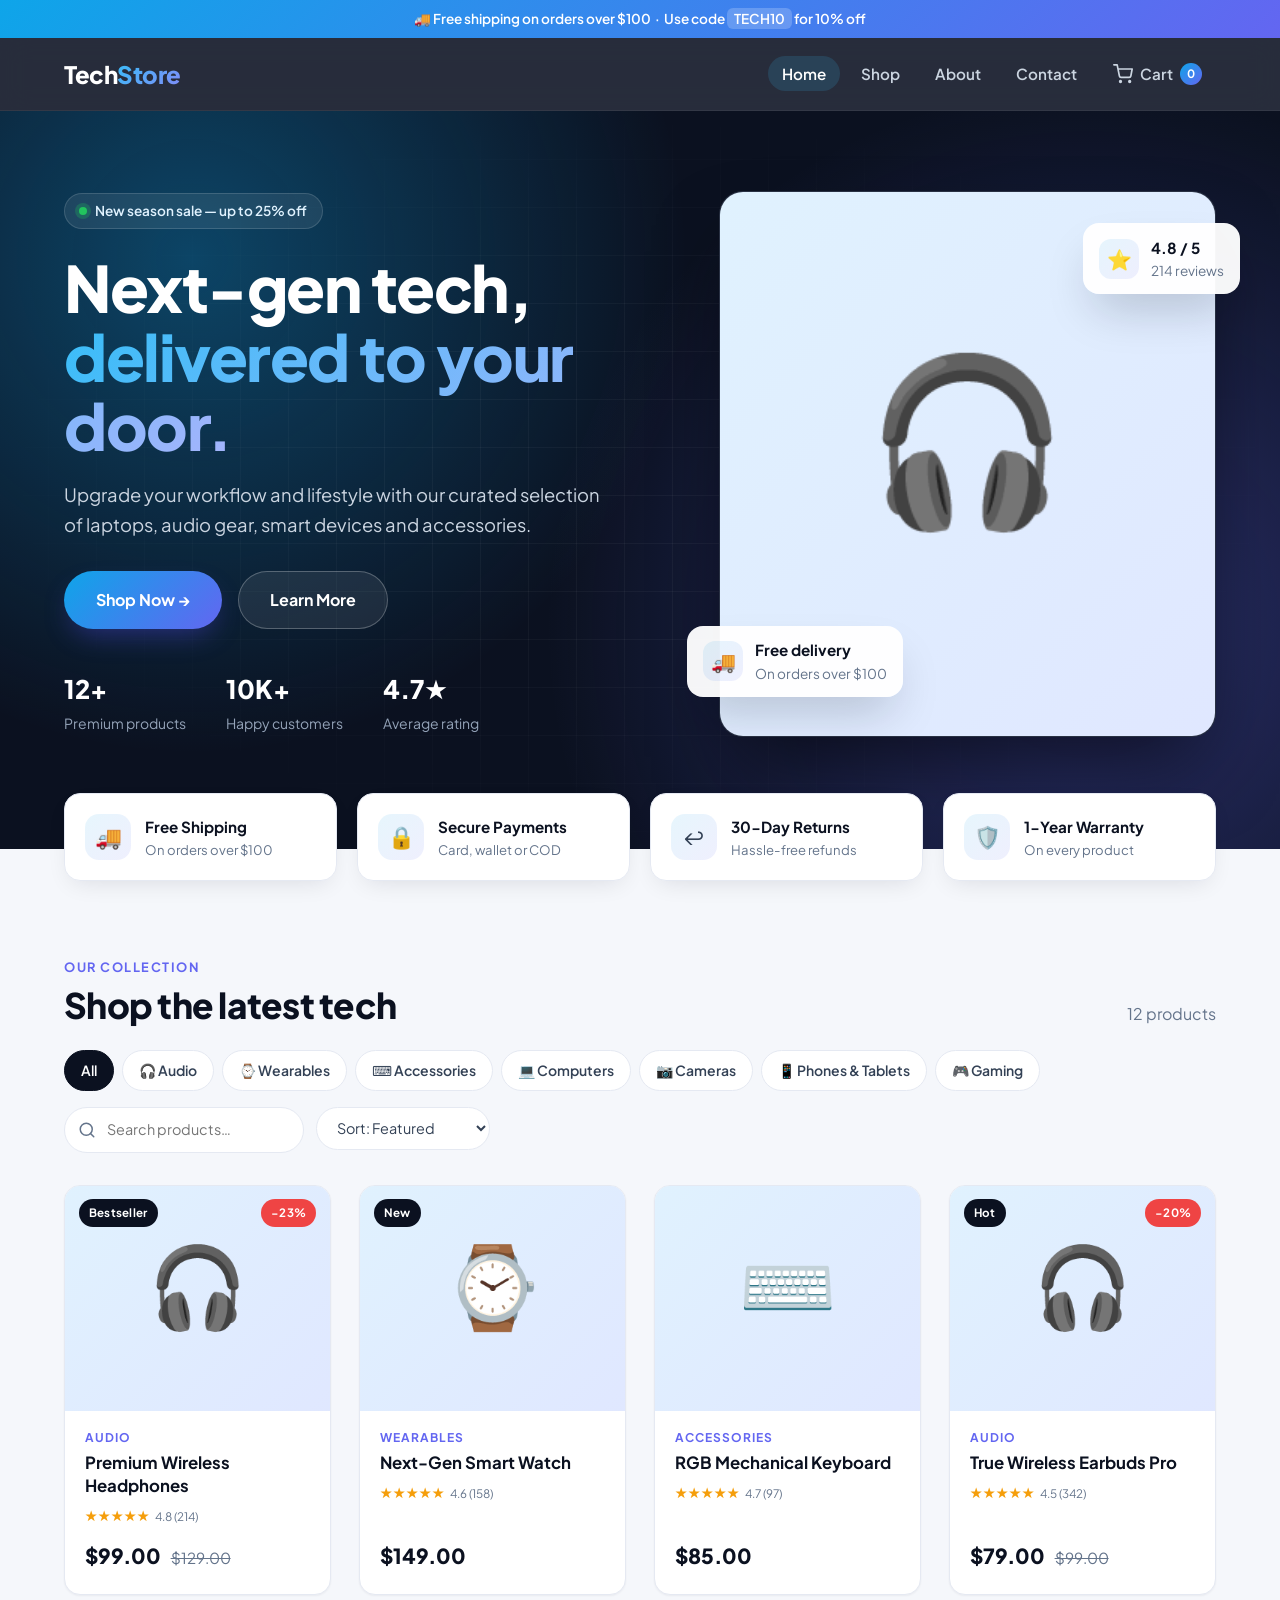
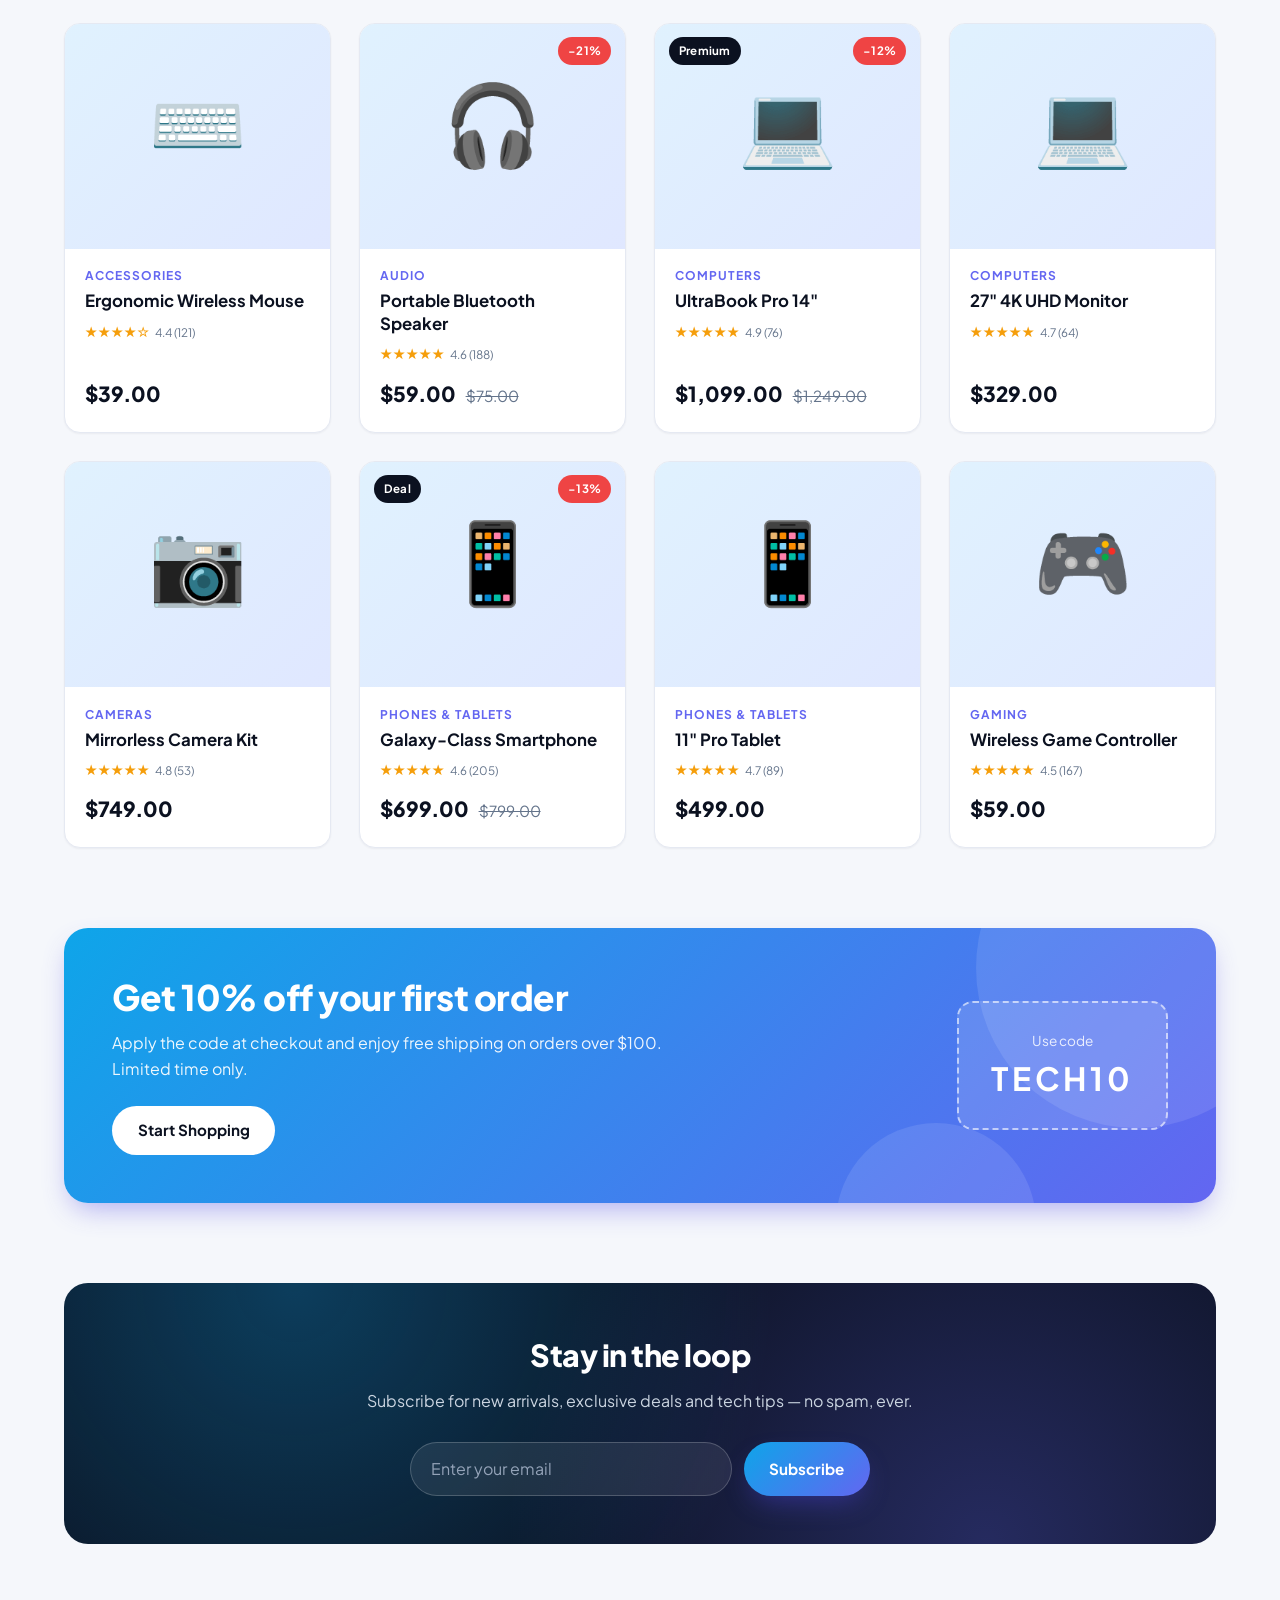
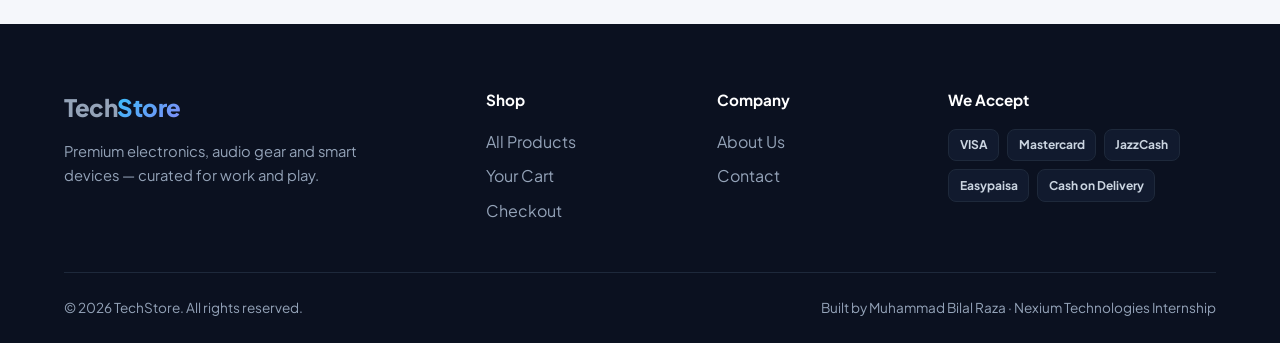
<file: index.html>
<!DOCTYPE html>
<html lang="en">
<head>
  <meta charset="UTF-8">
  <meta name="viewport" content="width=device-width, initial-scale=1.0">
  <meta name="description" content="Shop premium headphones, laptops, smartphones, cameras and more at TechStore. Free shipping over $100.">
  <meta name="theme-color" content="#0b1120">
  <title>TechStore | Premium Electronics & Gadgets</title>
  <link rel="icon" href="favicon.svg" type="image/svg+xml">
  <link rel="preconnect" href="https://fonts.googleapis.com">
  <link rel="preconnect" href="https://fonts.gstatic.com" crossorigin>
  <link rel="stylesheet" href="style.css">
</head>
<body>
  <a href="#main" class="skip-link">Skip to content</a>

  <div class="announcement">🚚 Free shipping on orders over $100 &nbsp;·&nbsp; Use code <code>TECH10</code> for 10% off</div>

  <header class="site-header">
    <nav class="navbar container" aria-label="Main navigation">
      <a href="index.html" class="logo">Tech<span>Store</span></a>
      <button class="nav-toggle" aria-label="Toggle menu" aria-expanded="false" aria-controls="nav-links">
        <svg viewBox="0 0 24 24" fill="none" stroke="currentColor" stroke-width="2" stroke-linecap="round" aria-hidden="true"><path d="M3 6h18M3 12h18M3 18h18"/></svg>
      </button>
      <ul class="nav-links" id="nav-links">
        <li><a href="index.html" class="active" aria-current="page">Home</a></li>
        <li><a href="index.html#shop">Shop</a></li>
        <li><a href="about.html">About</a></li>
        <li><a href="contact.html">Contact</a></li>
        <li><a href="cart.html" class="cart-link"><svg viewBox="0 0 24 24" fill="none" stroke="currentColor" stroke-width="2" stroke-linecap="round" stroke-linejoin="round" aria-hidden="true"><circle cx="9" cy="21" r="1"/><circle cx="20" cy="21" r="1"/><path d="M1 1h4l2.68 13.39a2 2 0 0 0 2 1.61h9.72a2 2 0 0 0 2-1.61L23 6H6"/></svg> Cart <span class="cart-badge" data-cart-count aria-label="items in cart">0</span></a></li>
      </ul>
    </nav>
  </header>

  <main id="main">
    <section class="hero">
      <div class="container hero-grid">
        <div class="fade-in">
          <span class="eyebrow"><span class="dot"></span> New season sale — up to 25% off</span>
          <h1>Next-gen tech, <span class="gradient-text">delivered to your door.</span></h1>
          <p>Upgrade your workflow and lifestyle with our curated selection of laptops, audio gear, smart devices and accessories.</p>
          <div class="hero-actions">
            <a href="#shop" class="btn btn-lg">Shop Now →</a>
            <a href="about.html" class="btn btn-lg btn-light">Learn More</a>
          </div>
          <div class="hero-trust">
            <div><strong>12+</strong><span>Premium products</span></div>
            <div><strong>10K+</strong><span>Happy customers</span></div>
            <div><strong>4.7★</strong><span>Average rating</span></div>
          </div>
        </div>
        <div class="hero-visual fade-in-delay">
          <div class="hero-card">
            <img src="https://images.unsplash.com/photo-1505740420928-5e560c06d30e?auto=format&fit=crop&w=900&q=80" alt="Premium wireless headphones" data-fallback="🎧" width="900" height="990">
          </div>
          <div class="floating-badge one"><span class="icon" aria-hidden="true">🚚</span><div><strong>Free delivery</strong><span>On orders over $100</span></div></div>
          <div class="floating-badge two"><span class="icon" aria-hidden="true">⭐</span><div><strong>4.8 / 5</strong><span>214 reviews</span></div></div>
        </div>
      </div>
    </section>

    <div class="container">
      <section class="features fade-in" aria-label="Why shop with us">
        <div class="feature"><span class="feature-icon" aria-hidden="true">🚚</span><div><h3>Free Shipping</h3><p>On orders over $100</p></div></div>
        <div class="feature"><span class="feature-icon" aria-hidden="true">🔒</span><div><h3>Secure Payments</h3><p>Card, wallet or COD</p></div></div>
        <div class="feature"><span class="feature-icon" aria-hidden="true">↩️</span><div><h3>30-Day Returns</h3><p>Hassle-free refunds</p></div></div>
        <div class="feature"><span class="feature-icon" aria-hidden="true">🛡️</span><div><h3>1-Year Warranty</h3><p>On every product</p></div></div>
      </section>

      <section id="shop" class="section">
        <div class="section-header">
          <div>
            <span class="section-label">Our Collection</span>
            <h2 class="section-title">Shop the latest tech</h2>
          </div>
          <span id="result-count" class="section-subtitle" aria-live="polite"></span>
        </div>

        <div class="toolbar">
          <div class="chips" id="category-chips" role="group" aria-label="Filter by category"></div>
          <div class="toolbar-right">
            <label class="search">
              <span class="visually-hidden">Search products</span>
              <svg viewBox="0 0 24 24" fill="none" stroke="currentColor" stroke-width="2" stroke-linecap="round" aria-hidden="true"><circle cx="11" cy="11" r="8"/><path d="m21 21-4.35-4.35"/></svg>
              <input type="search" id="search-input" placeholder="Search products…" autocomplete="off">
            </label>
            <label>
              <span class="visually-hidden">Sort products</span>
              <select id="sort-select" class="select">
                <option value="featured">Sort: Featured</option>
                <option value="price-asc">Price: Low to High</option>
                <option value="price-desc">Price: High to Low</option>
                <option value="rating">Top Rated</option>
                <option value="discount">Biggest Discount</option>
              </select>
            </label>
          </div>
        </div>

        <div class="product-grid" id="product-grid">
          <!-- Products are rendered from the catalogue in script.js -->
        </div>
        <noscript><p>Please enable JavaScript to browse products.</p></noscript>
      </section>

      <section class="section" aria-label="Promotion">
        <div class="promo">
          <div>
            <h2>Get 10% off your first order</h2>
            <p>Apply the code at checkout and enjoy free shipping on orders over $100. Limited time only.</p>
            <a href="#shop" class="btn">Start Shopping</a>
          </div>
          <div class="promo-code">
            <span>Use code</span>
            <strong>TECH10</strong>
          </div>
        </div>
      </section>

      <section class="section" aria-label="Newsletter">
        <div class="newsletter">
          <h2>Stay in the loop</h2>
          <p>Subscribe for new arrivals, exclusive deals and tech tips — no spam, ever.</p>
          <form class="newsletter-form" data-newsletter novalidate>
            <label for="newsletter-email" class="visually-hidden">Email address</label>
            <input type="email" id="newsletter-email" placeholder="Enter your email" autocomplete="email">
            <button type="submit" class="btn">Subscribe</button>
          </form>
        </div>
      </section>
    </div>
  </main>

  <footer class="site-footer">
    <div class="container">
      <div class="footer-grid">
        <div class="footer-about">
          <a href="index.html" class="logo">Tech<span>Store</span></a>
          <p>Premium electronics, audio gear and smart devices — curated for work and play.</p>
        </div>
        <div>
          <h3>Shop</h3>
          <ul>
            <li><a href="index.html#shop">All Products</a></li>
            <li><a href="cart.html">Your Cart</a></li>
            <li><a href="checkout.html">Checkout</a></li>
          </ul>
        </div>
        <div>
          <h3>Company</h3>
          <ul>
            <li><a href="about.html">About Us</a></li>
            <li><a href="contact.html">Contact</a></li>
          </ul>
        </div>
        <div>
          <h3>We Accept</h3>
          <div class="pay-badges">
            <span>VISA</span><span>Mastercard</span><span>JazzCash</span><span>Easypaisa</span><span>Cash on Delivery</span>
          </div>
        </div>
      </div>
      <div class="footer-bottom">
        <p>&copy; <span data-year>2026</span> TechStore. All rights reserved.</p>
        <p>Built by Muhammad Bilal Raza · Nexium Technologies Internship</p>
      </div>
    </div>
  </footer>

  <script src="script.js" defer></script>
</body>
</html>
</file>
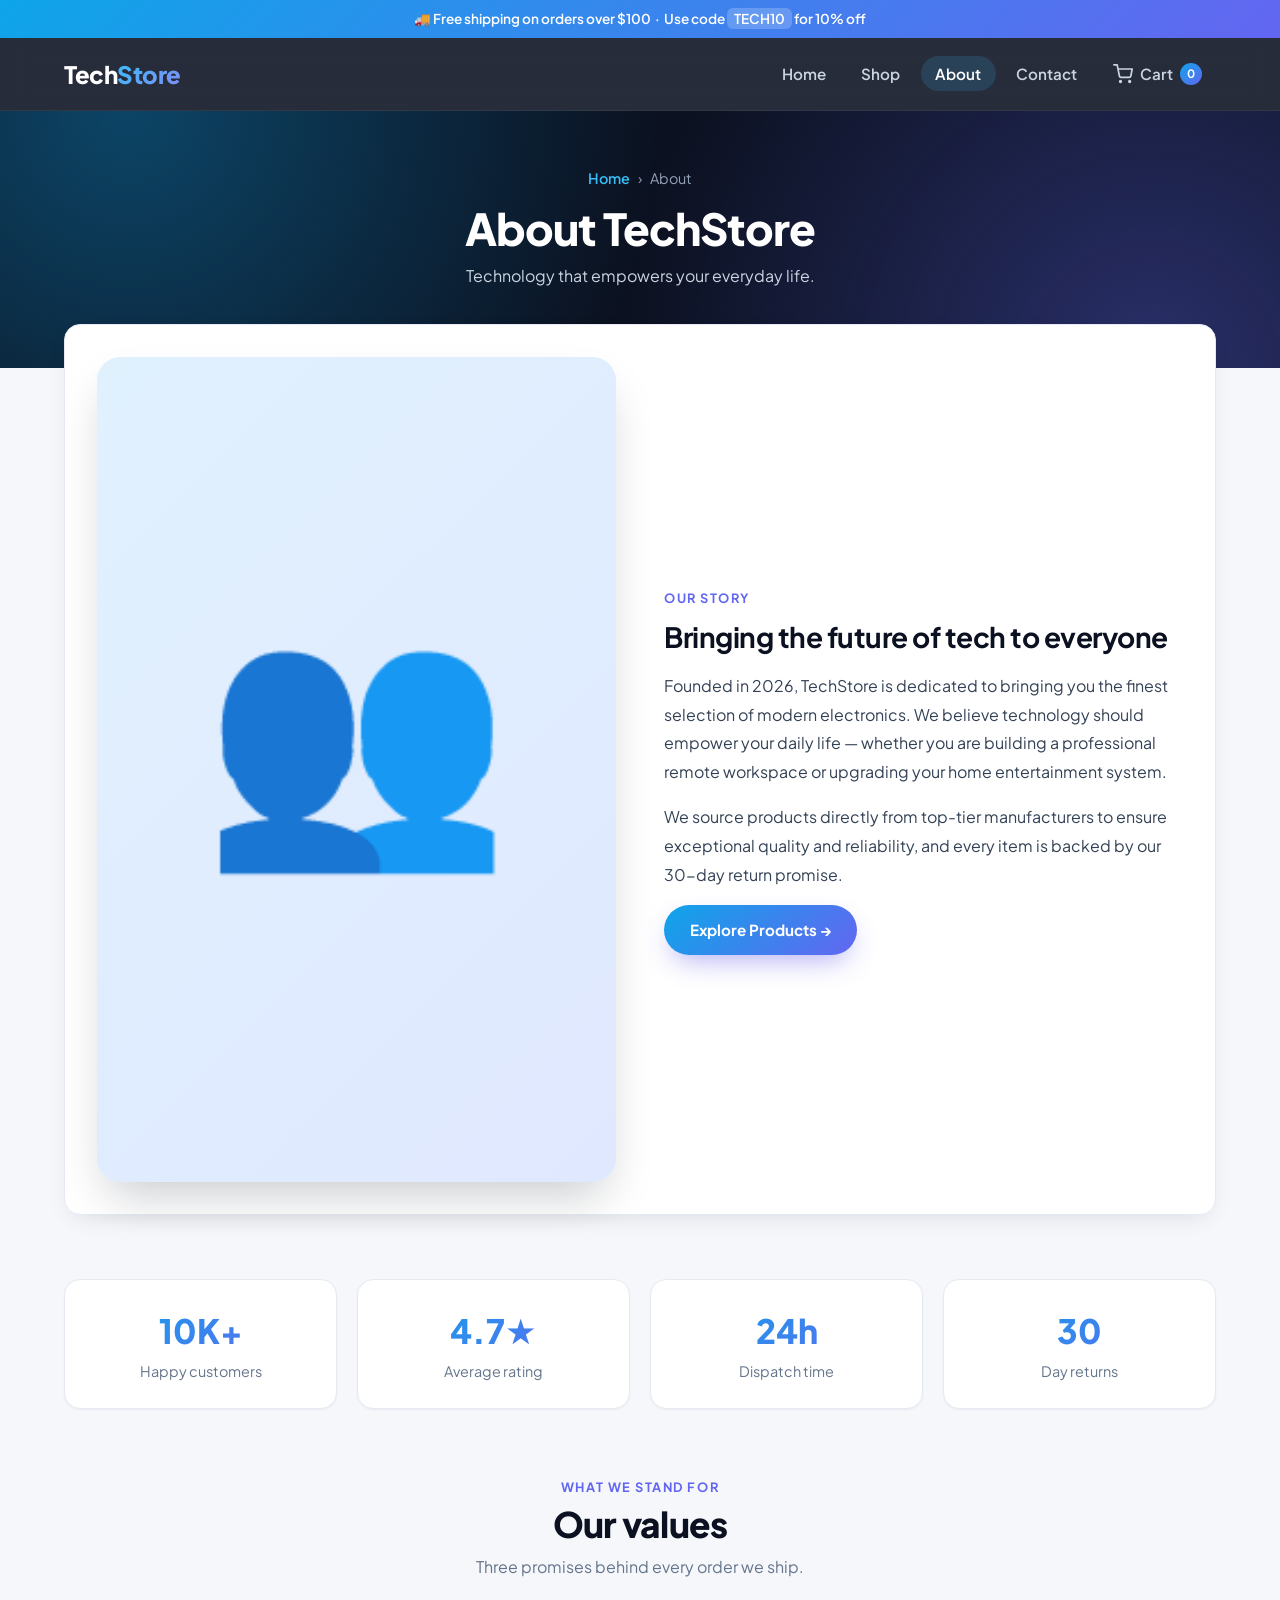
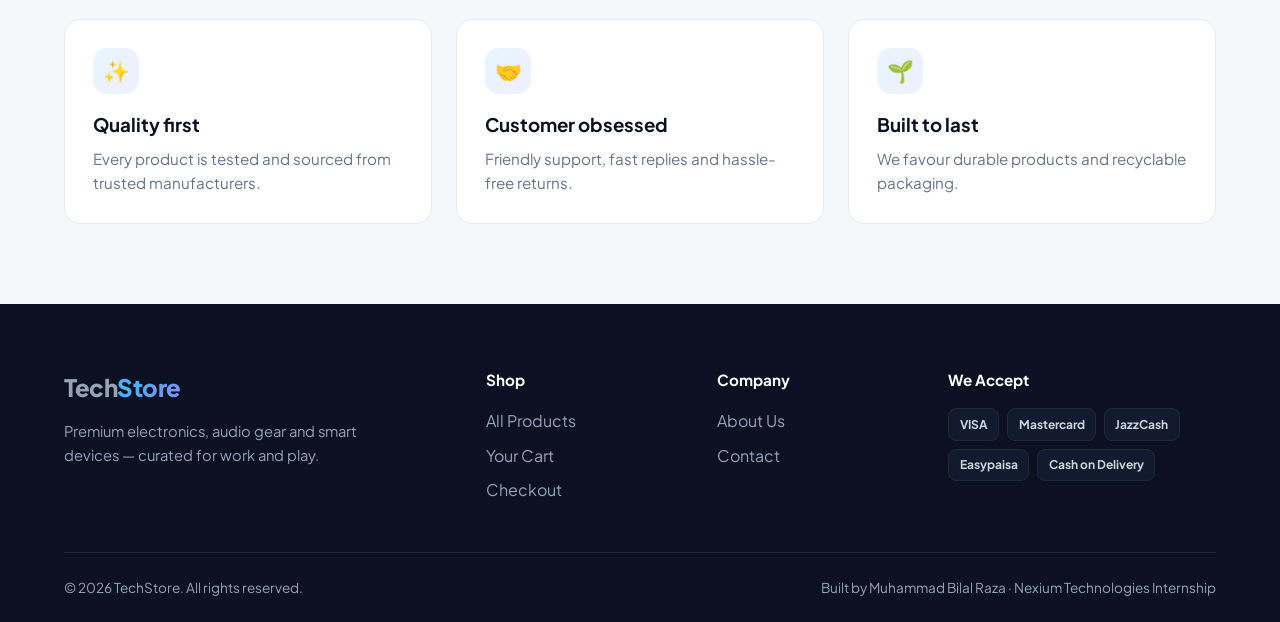
<file: about.html>
<!DOCTYPE html>
<html lang="en">
<head>
  <meta charset="UTF-8">
  <meta name="viewport" content="width=device-width, initial-scale=1.0">
  <meta name="description" content="Learn about TechStore's mission to bring you the finest modern electronics.">
  <meta name="theme-color" content="#0b1120">
  <title>About Us | TechStore</title>
  <link rel="icon" href="favicon.svg" type="image/svg+xml">
  <link rel="preconnect" href="https://fonts.googleapis.com">
  <link rel="preconnect" href="https://fonts.gstatic.com" crossorigin>
  <link rel="stylesheet" href="style.css">
</head>
<body>
  <a href="#main" class="skip-link">Skip to content</a>

  <div class="announcement">🚚 Free shipping on orders over $100 &nbsp;·&nbsp; Use code <code>TECH10</code> for 10% off</div>

  <header class="site-header">
    <nav class="navbar container" aria-label="Main navigation">
      <a href="index.html" class="logo">Tech<span>Store</span></a>
      <button class="nav-toggle" aria-label="Toggle menu" aria-expanded="false" aria-controls="nav-links">
        <svg viewBox="0 0 24 24" fill="none" stroke="currentColor" stroke-width="2" stroke-linecap="round" aria-hidden="true"><path d="M3 6h18M3 12h18M3 18h18"/></svg>
      </button>
      <ul class="nav-links" id="nav-links">
        <li><a href="index.html">Home</a></li>
        <li><a href="index.html#shop">Shop</a></li>
        <li><a href="about.html" class="active" aria-current="page">About</a></li>
        <li><a href="contact.html">Contact</a></li>
        <li><a href="cart.html" class="cart-link"><svg viewBox="0 0 24 24" fill="none" stroke="currentColor" stroke-width="2" stroke-linecap="round" stroke-linejoin="round" aria-hidden="true"><circle cx="9" cy="21" r="1"/><circle cx="20" cy="21" r="1"/><path d="M1 1h4l2.68 13.39a2 2 0 0 0 2 1.61h9.72a2 2 0 0 0 2-1.61L23 6H6"/></svg> Cart <span class="cart-badge" data-cart-count aria-label="items in cart">0</span></a></li>
      </ul>
    </nav>
  </header>

  <main id="main">
    <section class="page-hero">
      <div class="container fade-in">
      <nav aria-label="Breadcrumb"><ol class="breadcrumb"><li><a href="index.html">Home</a></li><li aria-current="page">About</li></ol></nav>
      <h1>About TechStore</h1>
      <p>Technology that empowers your everyday life.</p>
      </div>
    </section>
    <div class="container page-body">
      <section class="card about-grid fade-in">
        <img class="about-img" src="https://images.unsplash.com/photo-1522071820081-009f0129c71c?auto=format&fit=crop&w=1000&q=80" alt="The TechStore team collaborating around a table" data-fallback="👥" width="1000" height="825" loading="lazy">
        <div class="prose">
          <span class="section-label">Our Story</span>
          <h2>Bringing the future of tech to everyone</h2>
          <p>Founded in 2026, TechStore is dedicated to bringing you the finest selection of modern electronics. We believe technology should empower your daily life — whether you are building a professional remote workspace or upgrading your home entertainment system.</p>
          <p>We source products directly from top-tier manufacturers to ensure exceptional quality and reliability, and every item is backed by our 30-day return promise.</p>
          <a href="index.html#shop" class="btn">Explore Products →</a>
        </div>
      </section>

      <section class="stats" aria-label="TechStore in numbers">
        <div class="stat"><strong class="gradient-text">10K+</strong><span>Happy customers</span></div>
        <div class="stat"><strong class="gradient-text">4.7★</strong><span>Average rating</span></div>
        <div class="stat"><strong class="gradient-text">24h</strong><span>Dispatch time</span></div>
        <div class="stat"><strong class="gradient-text">30</strong><span>Day returns</span></div>
      </section>

      <section aria-label="Our values">
        <div class="section-head-center">
          <span class="section-label">What we stand for</span>
          <h2 class="section-title">Our values</h2>
          <p class="section-subtitle">Three promises behind every order we ship.</p>
        </div>
        <div class="values">
          <div class="value-card"><span class="feature-icon" aria-hidden="true">✨</span><h3>Quality first</h3><p>Every product is tested and sourced from trusted manufacturers.</p></div>
          <div class="value-card"><span class="feature-icon" aria-hidden="true">🤝</span><h3>Customer obsessed</h3><p>Friendly support, fast replies and hassle-free returns.</p></div>
          <div class="value-card"><span class="feature-icon" aria-hidden="true">🌱</span><h3>Built to last</h3><p>We favour durable products and recyclable packaging.</p></div>
        </div>
      </section>
    </div>
  </main>

  <footer class="site-footer">
    <div class="container">
      <div class="footer-grid">
        <div class="footer-about">
          <a href="index.html" class="logo">Tech<span>Store</span></a>
          <p>Premium electronics, audio gear and smart devices — curated for work and play.</p>
        </div>
        <div>
          <h3>Shop</h3>
          <ul>
            <li><a href="index.html#shop">All Products</a></li>
            <li><a href="cart.html">Your Cart</a></li>
            <li><a href="checkout.html">Checkout</a></li>
          </ul>
        </div>
        <div>
          <h3>Company</h3>
          <ul>
            <li><a href="about.html">About Us</a></li>
            <li><a href="contact.html">Contact</a></li>
          </ul>
        </div>
        <div>
          <h3>We Accept</h3>
          <div class="pay-badges">
            <span>VISA</span><span>Mastercard</span><span>JazzCash</span><span>Easypaisa</span><span>Cash on Delivery</span>
          </div>
        </div>
      </div>
      <div class="footer-bottom">
        <p>&copy; <span data-year>2026</span> TechStore. All rights reserved.</p>
        <p>Built by Muhammad Bilal Raza · Nexium Technologies Internship</p>
      </div>
    </div>
  </footer>

  <script src="script.js" defer></script>
</body>
</html>
</file>
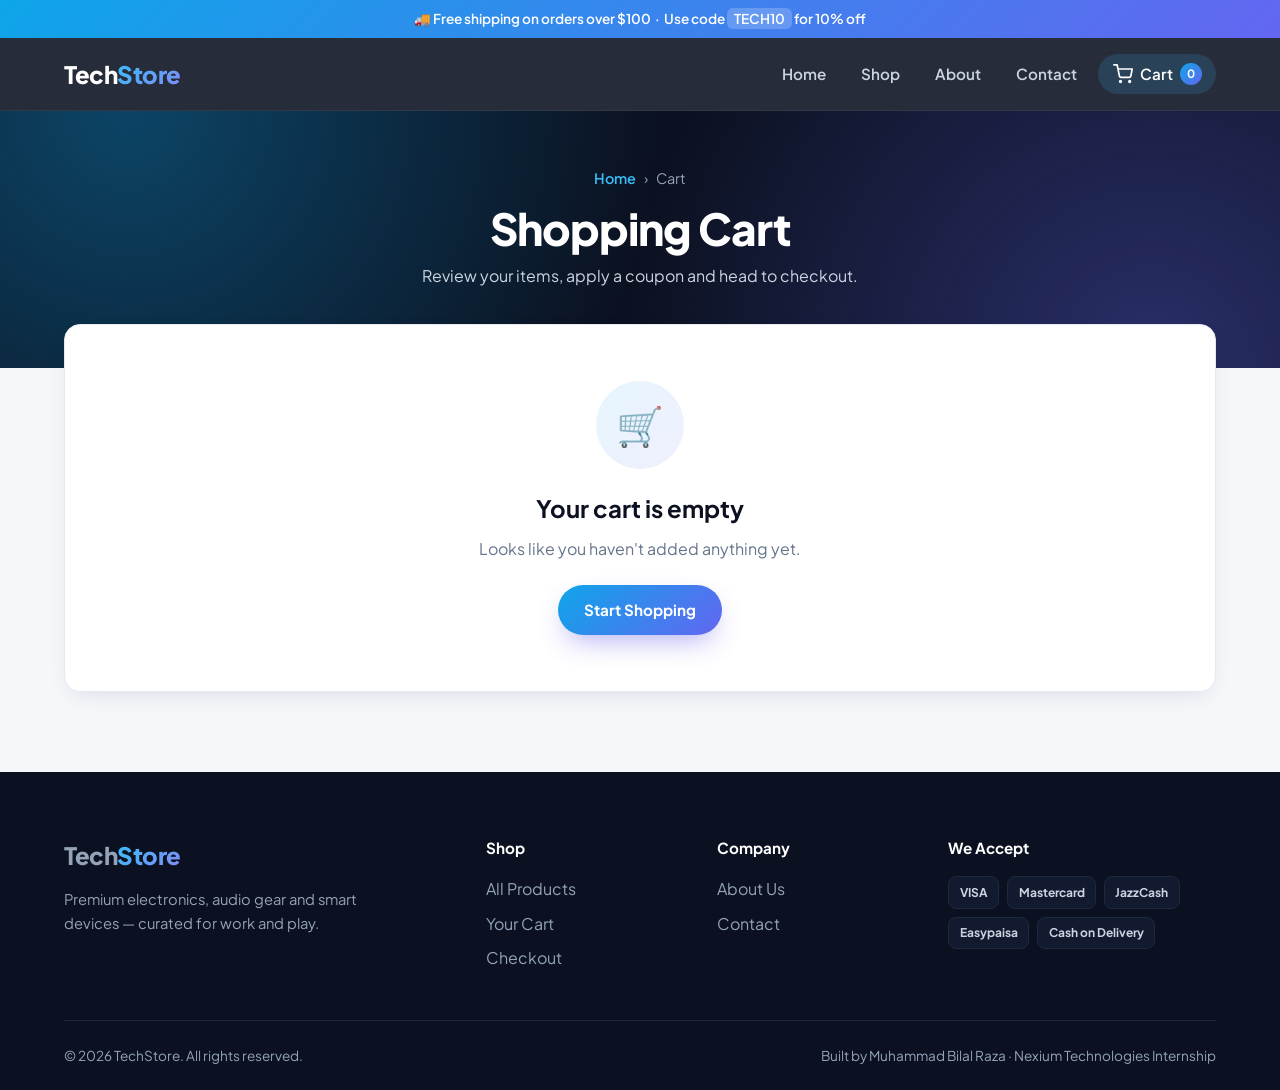
<file: cart.html>
<!DOCTYPE html>
<html lang="en">
<head>
  <meta charset="UTF-8">
  <meta name="viewport" content="width=device-width, initial-scale=1.0">
  <meta name="description" content="Review the items in your TechStore shopping cart.">
  <meta name="theme-color" content="#0b1120">
  <title>Your Cart | TechStore</title>
  <link rel="icon" href="favicon.svg" type="image/svg+xml">
  <link rel="preconnect" href="https://fonts.googleapis.com">
  <link rel="preconnect" href="https://fonts.gstatic.com" crossorigin>
  <link rel="stylesheet" href="style.css">
</head>
<body>
  <a href="#main" class="skip-link">Skip to content</a>

  <div class="announcement">🚚 Free shipping on orders over $100 &nbsp;·&nbsp; Use code <code>TECH10</code> for 10% off</div>

  <header class="site-header">
    <nav class="navbar container" aria-label="Main navigation">
      <a href="index.html" class="logo">Tech<span>Store</span></a>
      <button class="nav-toggle" aria-label="Toggle menu" aria-expanded="false" aria-controls="nav-links">
        <svg viewBox="0 0 24 24" fill="none" stroke="currentColor" stroke-width="2" stroke-linecap="round" aria-hidden="true"><path d="M3 6h18M3 12h18M3 18h18"/></svg>
      </button>
      <ul class="nav-links" id="nav-links">
        <li><a href="index.html">Home</a></li>
        <li><a href="index.html#shop">Shop</a></li>
        <li><a href="about.html">About</a></li>
        <li><a href="contact.html">Contact</a></li>
        <li><a href="cart.html" class="cart-link active" aria-current="page"><svg viewBox="0 0 24 24" fill="none" stroke="currentColor" stroke-width="2" stroke-linecap="round" stroke-linejoin="round" aria-hidden="true"><circle cx="9" cy="21" r="1"/><circle cx="20" cy="21" r="1"/><path d="M1 1h4l2.68 13.39a2 2 0 0 0 2 1.61h9.72a2 2 0 0 0 2-1.61L23 6H6"/></svg> Cart <span class="cart-badge" data-cart-count aria-label="items in cart">0</span></a></li>
      </ul>
    </nav>
  </header>

  <main id="main">
    <section class="page-hero">
      <div class="container fade-in">
      <nav aria-label="Breadcrumb"><ol class="breadcrumb"><li><a href="index.html">Home</a></li><li aria-current="page">Cart</li></ol></nav>
      <h1>Shopping Cart</h1>
      <p>Review your items, apply a coupon and head to checkout.</p>
      </div>
    </section>
    <div class="container page-body fade-in">
      <div id="cart-root">
        <!-- Cart is rendered by script.js -->
      </div>
    </div>
  </main>

  <footer class="site-footer">
    <div class="container">
      <div class="footer-grid">
        <div class="footer-about">
          <a href="index.html" class="logo">Tech<span>Store</span></a>
          <p>Premium electronics, audio gear and smart devices — curated for work and play.</p>
        </div>
        <div>
          <h3>Shop</h3>
          <ul>
            <li><a href="index.html#shop">All Products</a></li>
            <li><a href="cart.html">Your Cart</a></li>
            <li><a href="checkout.html">Checkout</a></li>
          </ul>
        </div>
        <div>
          <h3>Company</h3>
          <ul>
            <li><a href="about.html">About Us</a></li>
            <li><a href="contact.html">Contact</a></li>
          </ul>
        </div>
        <div>
          <h3>We Accept</h3>
          <div class="pay-badges">
            <span>VISA</span><span>Mastercard</span><span>JazzCash</span><span>Easypaisa</span><span>Cash on Delivery</span>
          </div>
        </div>
      </div>
      <div class="footer-bottom">
        <p>&copy; <span data-year>2026</span> TechStore. All rights reserved.</p>
        <p>Built by Muhammad Bilal Raza · Nexium Technologies Internship</p>
      </div>
    </div>
  </footer>

  <script src="script.js" defer></script>
</body>
</html>
</file>
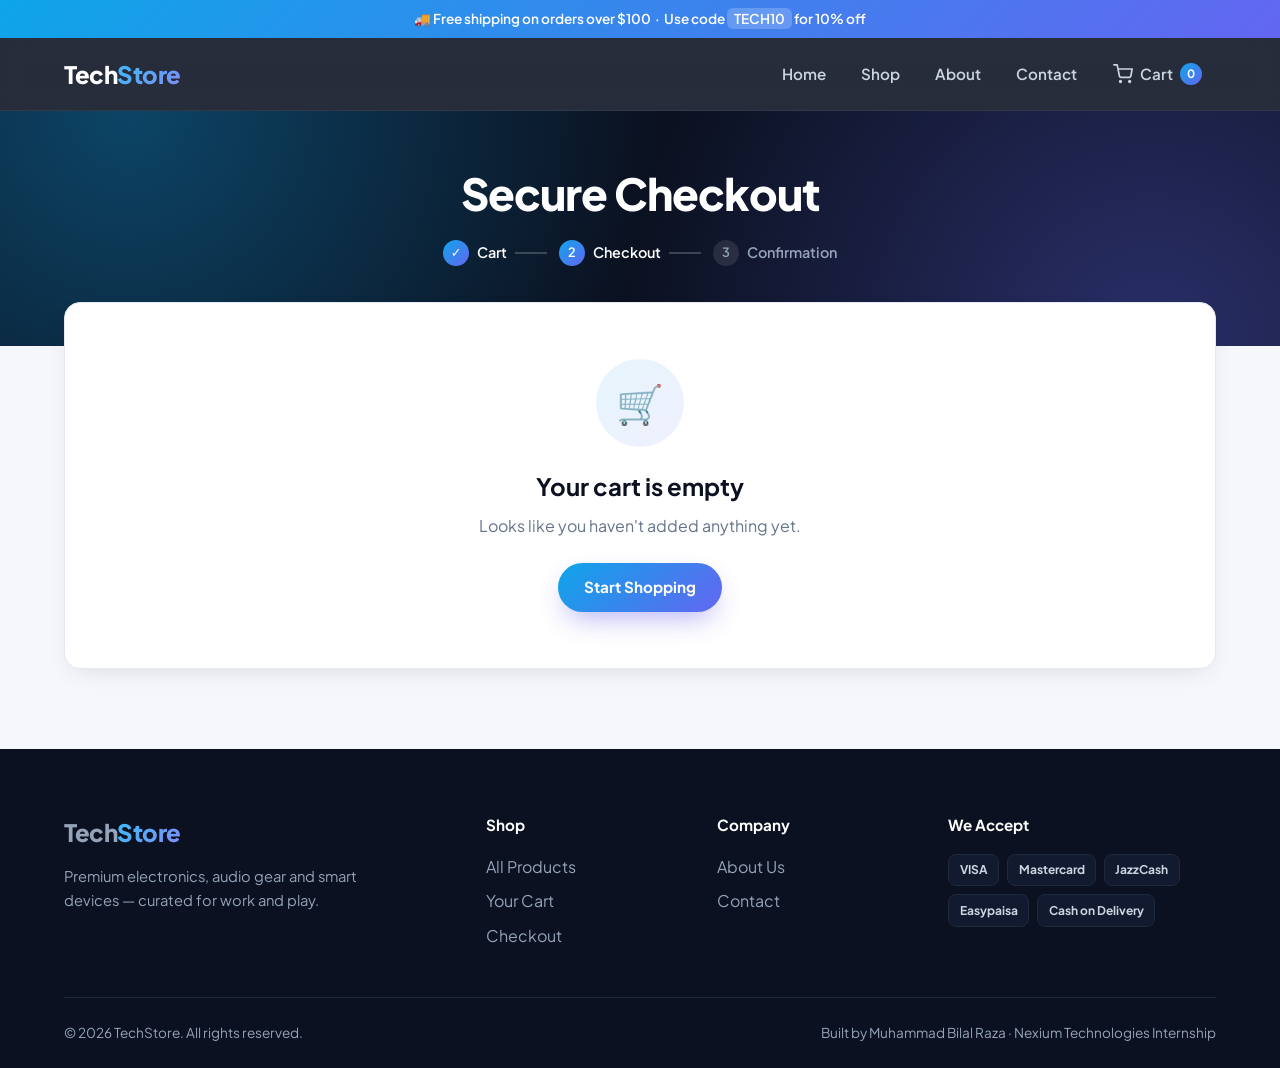
<file: checkout.html>
<!DOCTYPE html>
<html lang="en">
<head>
  <meta charset="UTF-8">
  <meta name="viewport" content="width=device-width, initial-scale=1.0">
  <meta name="description" content="Complete your TechStore order securely.">
  <meta name="theme-color" content="#0b1120">
  <title>Checkout | TechStore</title>
  <link rel="icon" href="favicon.svg" type="image/svg+xml">
  <link rel="preconnect" href="https://fonts.googleapis.com">
  <link rel="preconnect" href="https://fonts.gstatic.com" crossorigin>
  <link rel="stylesheet" href="style.css">
</head>
<body>
  <a href="#main" class="skip-link">Skip to content</a>

  <div class="announcement">🚚 Free shipping on orders over $100 &nbsp;·&nbsp; Use code <code>TECH10</code> for 10% off</div>

  <header class="site-header">
    <nav class="navbar container" aria-label="Main navigation">
      <a href="index.html" class="logo">Tech<span>Store</span></a>
      <button class="nav-toggle" aria-label="Toggle menu" aria-expanded="false" aria-controls="nav-links">
        <svg viewBox="0 0 24 24" fill="none" stroke="currentColor" stroke-width="2" stroke-linecap="round" aria-hidden="true"><path d="M3 6h18M3 12h18M3 18h18"/></svg>
      </button>
      <ul class="nav-links" id="nav-links">
        <li><a href="index.html">Home</a></li>
        <li><a href="index.html#shop">Shop</a></li>
        <li><a href="about.html">About</a></li>
        <li><a href="contact.html">Contact</a></li>
        <li><a href="cart.html" class="cart-link"><svg viewBox="0 0 24 24" fill="none" stroke="currentColor" stroke-width="2" stroke-linecap="round" stroke-linejoin="round" aria-hidden="true"><circle cx="9" cy="21" r="1"/><circle cx="20" cy="21" r="1"/><path d="M1 1h4l2.68 13.39a2 2 0 0 0 2 1.61h9.72a2 2 0 0 0 2-1.61L23 6H6"/></svg> Cart <span class="cart-badge" data-cart-count aria-label="items in cart">0</span></a></li>
      </ul>
    </nav>
  </header>

  <main id="main">
    <section class="page-hero">
      <div class="container fade-in">
      <h1>Secure Checkout</h1>
      <ol class="steps" aria-label="Checkout progress">
        <li class="done"><span class="num">✓</span> Cart</li>
        <li class="current" aria-current="step"><span class="num">2</span> Checkout</li>
        <li><span class="num">3</span> Confirmation</li>
      </ol>
      </div>
    </section>
    <div class="container page-body fade-in">
      <div id="checkout-root">
        <div class="checkout-layout">
          <form id="checkout-form" novalidate>
            <section class="card checkout-section">
              <h2><span class="num">1</span> Shipping details</h2>
              <div class="form-row">
                <div class="form-group">
                  <label for="fullName">Full name</label>
                  <input id="fullName" name="fullName" autocomplete="name" placeholder="Muhammad Ali" required>
                  <p class="field-error">Please enter your full name.</p>
                </div>
                <div class="form-group">
                  <label for="email">Email</label>
                  <input id="email" name="email" type="email" autocomplete="email" placeholder="name@example.com" required>
                  <p class="field-error">Please enter a valid email.</p>
                </div>
              </div>
              <div class="form-group">
                <label for="phone">Phone</label>
                <input id="phone" name="phone" type="tel" autocomplete="tel" placeholder="0300 1234567" required>
                <p class="field-error">Please enter a valid phone number.</p>
              </div>
              <div class="form-group">
                <label for="address">Street address</label>
                <input id="address" name="address" autocomplete="street-address" placeholder="House 12, Street 4, Block B" required>
                <p class="field-error">Please enter your street address.</p>
              </div>
              <div class="form-row">
                <div class="form-group">
                  <label for="city">City</label>
                  <input id="city" name="city" autocomplete="address-level2" placeholder="Islamabad" required>
                  <p class="field-error">Please enter your city.</p>
                </div>
                <div class="form-group">
                  <label for="postal">Postal code</label>
                  <input id="postal" name="postal" autocomplete="postal-code" placeholder="44000" required>
                  <p class="field-error">Please enter a valid postal code.</p>
                </div>
              </div>
            </section>

            <section class="card checkout-section">
              <h2><span class="num">2</span> Payment method</h2>
              <div class="demo-note" role="note">⚠️ <span>This is a demo store for an internship project — no real payment is processed and payment details are never saved. Use test card <strong>4242 4242 4242 4242</strong>.</span></div>

              <fieldset class="payment-options">
                <legend class="visually-hidden">Choose a payment method</legend>
                <label class="payment-option">
                  <input type="radio" name="paymentMethod" value="card" checked>
                  <span class="box"><span class="icon" aria-hidden="true">💳</span><strong>Credit / Debit Card</strong><small>Visa, Mastercard, Amex</small></span>
                </label>
                <label class="payment-option">
                  <input type="radio" name="paymentMethod" value="wallet">
                  <span class="box"><span class="icon" aria-hidden="true">📱</span><strong>Mobile Wallet</strong><small>JazzCash or Easypaisa</small></span>
                </label>
                <label class="payment-option">
                  <input type="radio" name="paymentMethod" value="cod">
                  <span class="box"><span class="icon" aria-hidden="true">💵</span><strong>Cash on Delivery</strong><small>Pay when your order arrives</small></span>
                </label>
              </fieldset>

              <div class="payment-panel" data-panel="card">
                <div class="form-group">
                  <label for="cardNumber">Card number</label>
                  <div class="input-icon">
                    <input id="cardNumber" name="cardNumber" inputmode="numeric" autocomplete="cc-number" placeholder="1234 5678 9012 3456" maxlength="23">
                    <span class="card-brand" id="card-brand" aria-live="polite"></span>
                  </div>
                  <p class="field-error">Please enter a valid card number.</p>
                </div>
                <div class="form-row three">
                  <div class="form-group">
                    <label for="cardName">Name on card</label>
                    <input id="cardName" name="cardName" autocomplete="cc-name" placeholder="As shown on card">
                    <p class="field-error">Please enter the cardholder name.</p>
                  </div>
                  <div class="form-group">
                    <label for="cardExpiry">Expiry</label>
                    <input id="cardExpiry" name="cardExpiry" inputmode="numeric" autocomplete="cc-exp" placeholder="MM/YY" maxlength="5">
                    <p class="field-error">Invalid or expired date.</p>
                  </div>
                  <div class="form-group">
                    <label for="cardCvc">CVC</label>
                    <input id="cardCvc" name="cardCvc" inputmode="numeric" autocomplete="cc-csc" placeholder="123" maxlength="4" data-digits-only>
                    <p class="field-error">3–4 digits.</p>
                  </div>
                </div>
              </div>

              <div class="payment-panel" data-panel="wallet" hidden>
                <fieldset class="wallet-choice">
                  <legend class="visually-hidden">Choose a wallet</legend>
                  <label><input type="radio" name="walletType" value="JazzCash" checked> JazzCash</label>
                  <label><input type="radio" name="walletType" value="Easypaisa"> Easypaisa</label>
                </fieldset>
                <div class="form-group">
                  <label for="walletNumber">Wallet mobile number</label>
                  <input id="walletNumber" name="walletNumber" type="tel" inputmode="numeric" placeholder="03XXXXXXXXX" maxlength="11" data-digits-only>
                  <p class="field-error">Enter an 11-digit number starting with 03.</p>
                </div>
                <p class="info-box">You'll receive a prompt on your phone to approve the payment.</p>
              </div>

              <div class="payment-panel" data-panel="cod" hidden>
                <p class="info-box">💵 Pay in cash when your order is delivered. Please keep the exact amount ready — our rider will provide a receipt.</p>
              </div>
            </section>

            <button type="submit" id="place-order-btn" class="btn btn-lg btn-block" style="margin-top: 1.5rem;">🔒 Place Order · <span data-total></span></button>
          </form>

          <aside class="card summary" id="checkout-summary" aria-label="Order summary"></aside>
        </div>
      </div>
    </div>
  </main>

  <footer class="site-footer">
    <div class="container">
      <div class="footer-grid">
        <div class="footer-about">
          <a href="index.html" class="logo">Tech<span>Store</span></a>
          <p>Premium electronics, audio gear and smart devices — curated for work and play.</p>
        </div>
        <div>
          <h3>Shop</h3>
          <ul>
            <li><a href="index.html#shop">All Products</a></li>
            <li><a href="cart.html">Your Cart</a></li>
            <li><a href="checkout.html">Checkout</a></li>
          </ul>
        </div>
        <div>
          <h3>Company</h3>
          <ul>
            <li><a href="about.html">About Us</a></li>
            <li><a href="contact.html">Contact</a></li>
          </ul>
        </div>
        <div>
          <h3>We Accept</h3>
          <div class="pay-badges">
            <span>VISA</span><span>Mastercard</span><span>JazzCash</span><span>Easypaisa</span><span>Cash on Delivery</span>
          </div>
        </div>
      </div>
      <div class="footer-bottom">
        <p>&copy; <span data-year>2026</span> TechStore. All rights reserved.</p>
        <p>Built by Muhammad Bilal Raza · Nexium Technologies Internship</p>
      </div>
    </div>
  </footer>

  <script src="script.js" defer></script>
</body>
</html>
</file>
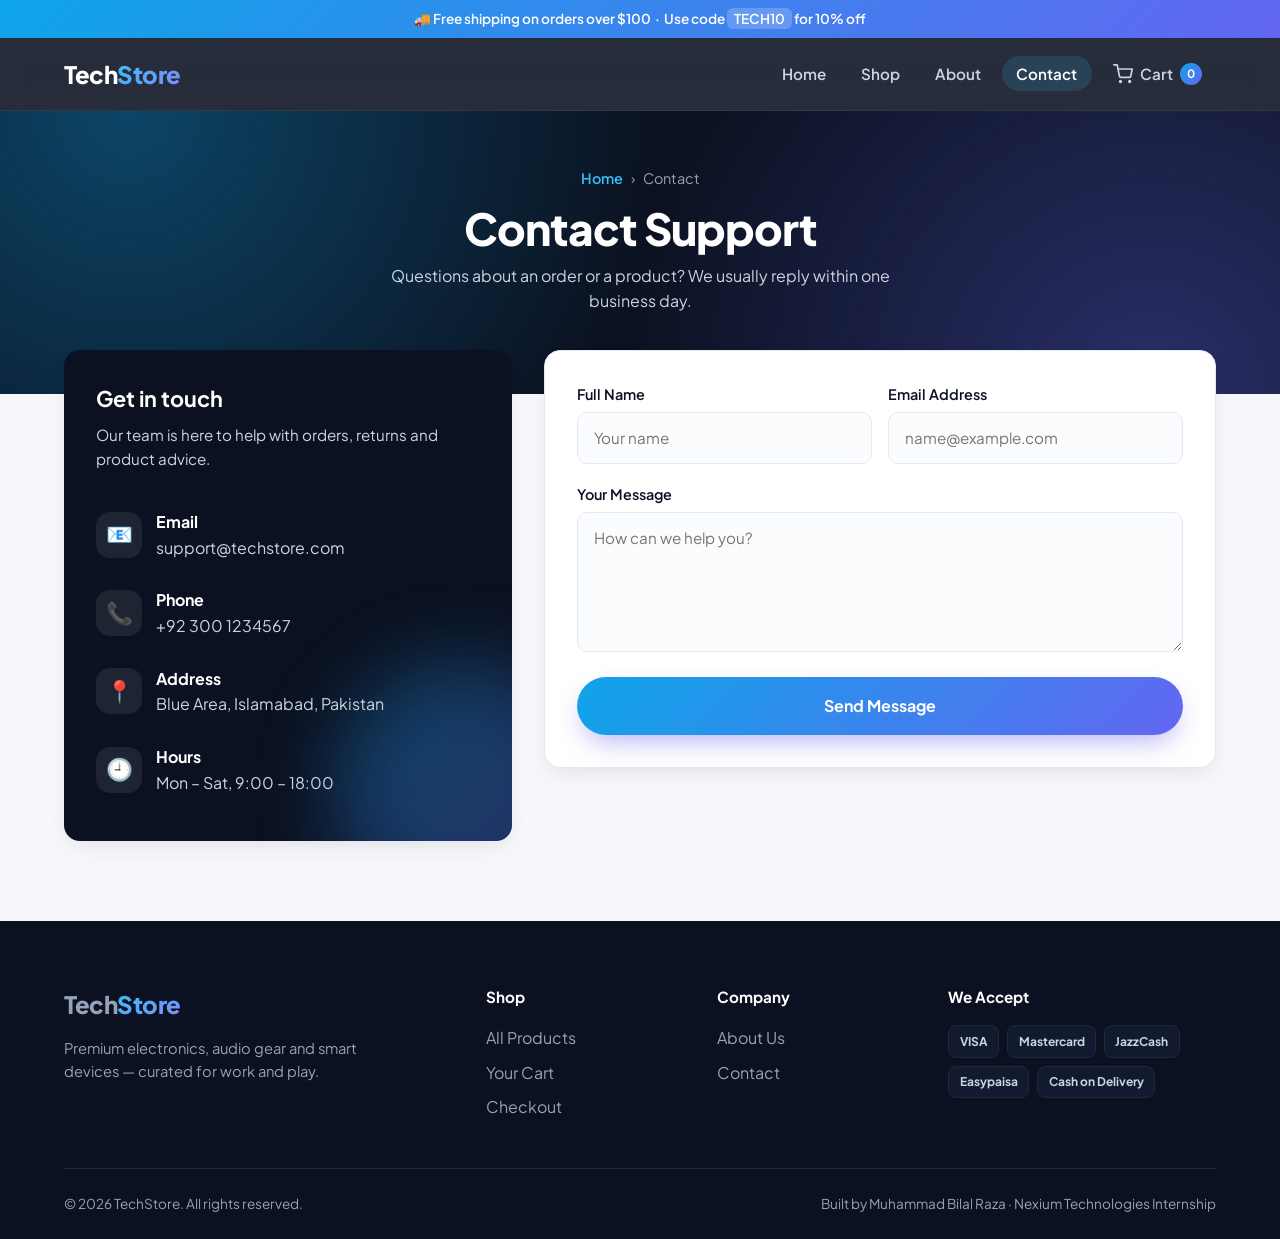
<file: contact.html>
<!DOCTYPE html>
<html lang="en">
<head>
  <meta charset="UTF-8">
  <meta name="viewport" content="width=device-width, initial-scale=1.0">
  <meta name="description" content="Get in touch with the TechStore support team.">
  <meta name="theme-color" content="#0b1120">
  <title>Contact Us | TechStore</title>
  <link rel="icon" href="favicon.svg" type="image/svg+xml">
  <link rel="preconnect" href="https://fonts.googleapis.com">
  <link rel="preconnect" href="https://fonts.gstatic.com" crossorigin>
  <link rel="stylesheet" href="style.css">
</head>
<body>
  <a href="#main" class="skip-link">Skip to content</a>

  <div class="announcement">🚚 Free shipping on orders over $100 &nbsp;·&nbsp; Use code <code>TECH10</code> for 10% off</div>

  <header class="site-header">
    <nav class="navbar container" aria-label="Main navigation">
      <a href="index.html" class="logo">Tech<span>Store</span></a>
      <button class="nav-toggle" aria-label="Toggle menu" aria-expanded="false" aria-controls="nav-links">
        <svg viewBox="0 0 24 24" fill="none" stroke="currentColor" stroke-width="2" stroke-linecap="round" aria-hidden="true"><path d="M3 6h18M3 12h18M3 18h18"/></svg>
      </button>
      <ul class="nav-links" id="nav-links">
        <li><a href="index.html">Home</a></li>
        <li><a href="index.html#shop">Shop</a></li>
        <li><a href="about.html">About</a></li>
        <li><a href="contact.html" class="active" aria-current="page">Contact</a></li>
        <li><a href="cart.html" class="cart-link"><svg viewBox="0 0 24 24" fill="none" stroke="currentColor" stroke-width="2" stroke-linecap="round" stroke-linejoin="round" aria-hidden="true"><circle cx="9" cy="21" r="1"/><circle cx="20" cy="21" r="1"/><path d="M1 1h4l2.68 13.39a2 2 0 0 0 2 1.61h9.72a2 2 0 0 0 2-1.61L23 6H6"/></svg> Cart <span class="cart-badge" data-cart-count aria-label="items in cart">0</span></a></li>
      </ul>
    </nav>
  </header>

  <main id="main">
    <section class="page-hero">
      <div class="container fade-in">
      <nav aria-label="Breadcrumb"><ol class="breadcrumb"><li><a href="index.html">Home</a></li><li aria-current="page">Contact</li></ol></nav>
      <h1>Contact Support</h1>
      <p>Questions about an order or a product? We usually reply within one business day.</p>
      </div>
    </section>
    <div class="container page-body">
      <div class="contact-layout fade-in">
        <aside class="card contact-info">
          <h2>Get in touch</h2>
          <p>Our team is here to help with orders, returns and product advice.</p>
          <ul>
            <li><span class="feature-icon" aria-hidden="true">📧</span><div><strong>Email</strong>support@techstore.com</div></li>
            <li><span class="feature-icon" aria-hidden="true">📞</span><div><strong>Phone</strong>+92 300 1234567</div></li>
            <li><span class="feature-icon" aria-hidden="true">📍</span><div><strong>Address</strong>Blue Area, Islamabad, Pakistan</div></li>
            <li><span class="feature-icon" aria-hidden="true">🕘</span><div><strong>Hours</strong>Mon – Sat, 9:00 – 18:00</div></li>
          </ul>
        </aside>

        <section class="card">
          <div id="form-success" class="form-success" role="status" tabindex="-1">
            ✅ Thanks! Your message has been sent. We'll get back to you soon.
          </div>
          <form id="contact-form" novalidate>
            <div class="form-row">
              <div class="form-group">
                <label for="name">Full Name</label>
                <input type="text" id="name" name="name" autocomplete="name" placeholder="Your name" required>
                <p class="field-error">Please enter your name.</p>
              </div>
              <div class="form-group">
                <label for="email">Email Address</label>
                <input type="email" id="email" name="email" autocomplete="email" placeholder="name@example.com" required>
                <p class="field-error">Please enter a valid email address.</p>
              </div>
            </div>
            <div class="form-group">
              <label for="message">Your Message</label>
              <textarea id="message" name="message" placeholder="How can we help you?" required></textarea>
              <p class="field-error">Message must be at least 10 characters.</p>
            </div>
            <button type="submit" class="btn btn-lg btn-block">Send Message</button>
          </form>
        </section>
      </div>
    </div>
  </main>

  <footer class="site-footer">
    <div class="container">
      <div class="footer-grid">
        <div class="footer-about">
          <a href="index.html" class="logo">Tech<span>Store</span></a>
          <p>Premium electronics, audio gear and smart devices — curated for work and play.</p>
        </div>
        <div>
          <h3>Shop</h3>
          <ul>
            <li><a href="index.html#shop">All Products</a></li>
            <li><a href="cart.html">Your Cart</a></li>
            <li><a href="checkout.html">Checkout</a></li>
          </ul>
        </div>
        <div>
          <h3>Company</h3>
          <ul>
            <li><a href="about.html">About Us</a></li>
            <li><a href="contact.html">Contact</a></li>
          </ul>
        </div>
        <div>
          <h3>We Accept</h3>
          <div class="pay-badges">
            <span>VISA</span><span>Mastercard</span><span>JazzCash</span><span>Easypaisa</span><span>Cash on Delivery</span>
          </div>
        </div>
      </div>
      <div class="footer-bottom">
        <p>&copy; <span data-year>2026</span> TechStore. All rights reserved.</p>
        <p>Built by Muhammad Bilal Raza · Nexium Technologies Internship</p>
      </div>
    </div>
  </footer>

  <script src="script.js" defer></script>
</body>
</html>
</file>
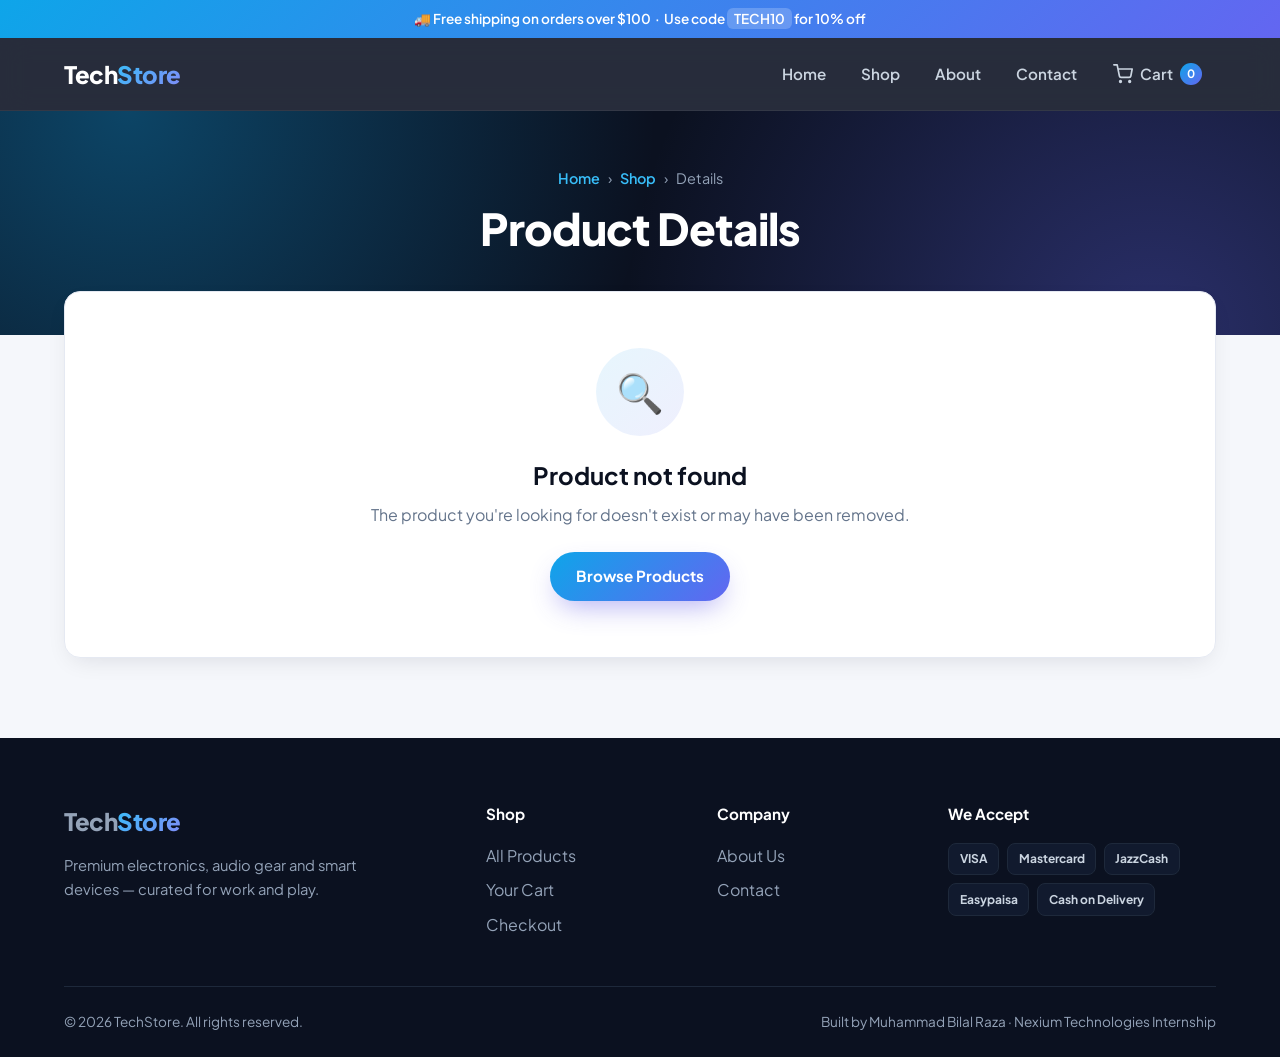
<file: product.html>
<!DOCTYPE html>
<html lang="en">
<head>
  <meta charset="UTF-8">
  <meta name="viewport" content="width=device-width, initial-scale=1.0">
  <meta name="description" content="View product details, specifications and pricing at TechStore.">
  <meta name="theme-color" content="#0b1120">
  <title>Product Details | TechStore</title>
  <link rel="icon" href="favicon.svg" type="image/svg+xml">
  <link rel="preconnect" href="https://fonts.googleapis.com">
  <link rel="preconnect" href="https://fonts.gstatic.com" crossorigin>
  <link rel="stylesheet" href="style.css">
</head>
<body>
  <a href="#main" class="skip-link">Skip to content</a>

  <div class="announcement">🚚 Free shipping on orders over $100 &nbsp;·&nbsp; Use code <code>TECH10</code> for 10% off</div>

  <header class="site-header">
    <nav class="navbar container" aria-label="Main navigation">
      <a href="index.html" class="logo">Tech<span>Store</span></a>
      <button class="nav-toggle" aria-label="Toggle menu" aria-expanded="false" aria-controls="nav-links">
        <svg viewBox="0 0 24 24" fill="none" stroke="currentColor" stroke-width="2" stroke-linecap="round" aria-hidden="true"><path d="M3 6h18M3 12h18M3 18h18"/></svg>
      </button>
      <ul class="nav-links" id="nav-links">
        <li><a href="index.html">Home</a></li>
        <li><a href="index.html#shop">Shop</a></li>
        <li><a href="about.html">About</a></li>
        <li><a href="contact.html">Contact</a></li>
        <li><a href="cart.html" class="cart-link"><svg viewBox="0 0 24 24" fill="none" stroke="currentColor" stroke-width="2" stroke-linecap="round" stroke-linejoin="round" aria-hidden="true"><circle cx="9" cy="21" r="1"/><circle cx="20" cy="21" r="1"/><path d="M1 1h4l2.68 13.39a2 2 0 0 0 2 1.61h9.72a2 2 0 0 0 2-1.61L23 6H6"/></svg> Cart <span class="cart-badge" data-cart-count aria-label="items in cart">0</span></a></li>
      </ul>
    </nav>
  </header>

  <main id="main">
    <section class="page-hero">
      <div class="container fade-in">
      <nav aria-label="Breadcrumb"><ol class="breadcrumb"><li><a href="index.html">Home</a></li><li><a href="index.html#shop">Shop</a></li><li aria-current="page" id=breadcrumb-current>Details</li></ol></nav>
      <h1>Product Details</h1>
      </div>
    </section>
    <div class="container page-body">
      <div id="product-detail" class="fade-in">
        <div class="card"><p>Loading product…</p></div>
      </div>

      <section id="related-section" class="section" style="padding-top: 4rem; padding-bottom: 0;" hidden>
        <span class="section-label">Recommended</span>
        <h2 class="section-title" style="margin-bottom: 1.5rem;">You may also like</h2>
        <div class="product-grid" id="related-grid"></div>
      </section>
    </div>
  </main>

  <footer class="site-footer">
    <div class="container">
      <div class="footer-grid">
        <div class="footer-about">
          <a href="index.html" class="logo">Tech<span>Store</span></a>
          <p>Premium electronics, audio gear and smart devices — curated for work and play.</p>
        </div>
        <div>
          <h3>Shop</h3>
          <ul>
            <li><a href="index.html#shop">All Products</a></li>
            <li><a href="cart.html">Your Cart</a></li>
            <li><a href="checkout.html">Checkout</a></li>
          </ul>
        </div>
        <div>
          <h3>Company</h3>
          <ul>
            <li><a href="about.html">About Us</a></li>
            <li><a href="contact.html">Contact</a></li>
          </ul>
        </div>
        <div>
          <h3>We Accept</h3>
          <div class="pay-badges">
            <span>VISA</span><span>Mastercard</span><span>JazzCash</span><span>Easypaisa</span><span>Cash on Delivery</span>
          </div>
        </div>
      </div>
      <div class="footer-bottom">
        <p>&copy; <span data-year>2026</span> TechStore. All rights reserved.</p>
        <p>Built by Muhammad Bilal Raza · Nexium Technologies Internship</p>
      </div>
    </div>
  </footer>

  <script src="script.js" defer></script>
</body>
</html>
</file>
<file: style.css>
/* ==========================================================================
   TechStore — Global Stylesheet
   ========================================================================== */

@import url('https://fonts.googleapis.com/css2?family=Plus+Jakarta+Sans:wght@400;500;600;700;800&display=swap');

/* ---------- Design tokens ---------- */
:root {
    --color-bg: #f5f7fb;
    --color-surface: #ffffff;
    --color-text: #334155;
    --color-heading: #0b1120;
    --color-muted: #64748b;
    --color-border: #e5e9f2;
    --color-dark: #0b1120;
    --color-dark-2: #111a2e;
    --color-primary: #0ea5e9;
    --color-primary-dark: #0284c7;
    --color-secondary: #6366f1;
    --color-accent: #38bdf8;
    --color-danger: #ef4444;
    --color-success: #16a34a;
    --color-warning: #f59e0b;

    --gradient: linear-gradient(135deg, #0ea5e9 0%, #6366f1 100%);
    --gradient-hover: linear-gradient(135deg, #0284c7 0%, #4f46e5 100%);
    --gradient-soft: linear-gradient(135deg, rgba(14, 165, 233, 0.1), rgba(99, 102, 241, 0.1));

    --radius-sm: 10px;
    --radius-md: 16px;
    --radius-lg: 24px;

    --shadow-sm: 0 1px 2px rgba(11, 17, 32, 0.05);
    --shadow-md: 0 8px 24px -8px rgba(11, 17, 32, 0.12);
    --shadow-lg: 0 24px 48px -12px rgba(11, 17, 32, 0.22);
    --shadow-glow: 0 12px 28px -8px rgba(79, 70, 229, 0.45);

    --container: 1200px;
    --header-h: 72px;
    --transition: 0.25s cubic-bezier(0.4, 0, 0.2, 1);
}

/* ---------- Reset ---------- */
*,
*::before,
*::after {
    margin: 0;
    padding: 0;
    box-sizing: border-box;
}

html {
    scroll-behavior: smooth;
    scroll-padding-top: calc(var(--header-h) + 16px);
}

body {
    font-family: 'Plus Jakarta Sans', system-ui, -apple-system, 'Segoe UI', Roboto, sans-serif;
    background-color: var(--color-bg);
    color: var(--color-text);
    line-height: 1.6;
    display: flex;
    flex-direction: column;
    min-height: 100vh;
    -webkit-font-smoothing: antialiased;
}

img {
    display: block;
    max-width: 100%;
}

button,
input,
textarea,
select {
    font: inherit;
    color: inherit;
}

a {
    color: inherit;
}

:focus-visible {
    outline: 3px solid var(--color-accent);
    outline-offset: 2px;
}

::selection {
    background: rgba(99, 102, 241, 0.2);
}

.container {
    max-width: var(--container);
    margin: 0 auto;
    padding: 0 1.5rem;
}

.visually-hidden {
    position: absolute;
    width: 1px;
    height: 1px;
    overflow: hidden;
    clip: rect(0 0 0 0);
    white-space: nowrap;
}

.gradient-text {
    background: var(--gradient);
    -webkit-background-clip: text;
    background-clip: text;
    color: transparent;
}

.skip-link {
    position: absolute;
    left: 1rem;
    top: -3rem;
    background: var(--color-primary);
    color: #fff;
    padding: 0.5rem 1rem;
    border-radius: var(--radius-sm);
    z-index: 200;
    text-decoration: none;
    transition: top var(--transition);
}

.skip-link:focus {
    top: 1rem;
}

/* ---------- Animations ---------- */
.fade-in {
    animation: fadeIn 0.6s ease-out both;
}

.fade-in-delay {
    animation: fadeIn 0.6s 0.15s ease-out both;
}

@keyframes fadeIn {
    from {
        opacity: 0;
        transform: translateY(16px);
    }
    to {
        opacity: 1;
        transform: translateY(0);
    }
}

@keyframes float {
    50% {
        transform: translateY(-10px);
    }
}

@keyframes spin {
    to {
        transform: rotate(360deg);
    }
}

@media (prefers-reduced-motion: reduce) {
    *,
    *::before,
    *::after {
        animation: none !important;
        transition: none !important;
        scroll-behavior: auto !important;
    }
}

/* ---------- Announcement bar ---------- */
.announcement {
    background: var(--gradient);
    color: #fff;
    text-align: center;
    font-size: 0.85rem;
    font-weight: 600;
    padding: 0.5rem 1rem;
}

.announcement code {
    background: rgba(255, 255, 255, 0.2);
    padding: 0.1rem 0.45rem;
    border-radius: 6px;
    font-family: inherit;
}

/* ---------- Header & Navigation ---------- */
.site-header {
    background-color: rgba(11, 17, 32, 0.88);
    backdrop-filter: saturate(180%) blur(14px);
    -webkit-backdrop-filter: saturate(180%) blur(14px);
    position: sticky;
    top: 0;
    z-index: 100;
    border-bottom: 1px solid rgba(255, 255, 255, 0.06);
}

.navbar {
    display: flex;
    justify-content: space-between;
    align-items: center;
    height: var(--header-h);
}

.logo {
    color: #fff;
    text-decoration: none;
    font-size: 1.5rem;
    font-weight: 800;
    letter-spacing: -0.5px;
}

.logo span {
    background: linear-gradient(135deg, #38bdf8, #818cf8);
    -webkit-background-clip: text;
    background-clip: text;
    color: transparent;
}

.nav-links {
    display: flex;
    align-items: center;
    gap: 0.4rem;
    list-style: none;
}

.nav-links a {
    color: #cbd5e1;
    text-decoration: none;
    font-weight: 600;
    font-size: 0.95rem;
    padding: 0.5rem 0.9rem;
    border-radius: 999px;
    transition: color var(--transition), background var(--transition);
}

.nav-links a:hover {
    color: #fff;
    background: rgba(255, 255, 255, 0.08);
}

.nav-links a.active {
    color: #fff;
    background: rgba(56, 189, 248, 0.15);
}

.cart-link {
    display: inline-flex;
    align-items: center;
    gap: 0.45rem;
}

.cart-link svg {
    width: 20px;
    height: 20px;
}

.cart-badge {
    background: var(--gradient);
    color: #fff;
    font-size: 0.72rem;
    font-weight: 700;
    min-width: 1.35rem;
    height: 1.35rem;
    padding: 0 0.35rem;
    border-radius: 999px;
    display: inline-flex;
    align-items: center;
    justify-content: center;
}

.cart-badge.bump {
    animation: bump 0.35s ease;
}

@keyframes bump {
    50% {
        transform: scale(1.35);
    }
}

.nav-toggle {
    display: none;
    background: none;
    border: none;
    color: #fff;
    cursor: pointer;
    padding: 0.4rem;
}

.nav-toggle svg {
    width: 26px;
    height: 26px;
}

/* ---------- Home hero ---------- */
.hero {
    position: relative;
    overflow: hidden;
    background: radial-gradient(circle at 15% 20%, rgba(14, 165, 233, 0.35), transparent 40%),
        radial-gradient(circle at 85% 70%, rgba(99, 102, 241, 0.35), transparent 45%), var(--color-dark);
    color: #fff;
    padding: 5rem 0 7rem;
}

.hero::after {
    content: '';
    position: absolute;
    inset: 0;
    background-image: linear-gradient(rgba(255, 255, 255, 0.04) 1px, transparent 1px),
        linear-gradient(90deg, rgba(255, 255, 255, 0.04) 1px, transparent 1px);
    background-size: 48px 48px;
    -webkit-mask-image: radial-gradient(ellipse at center, #000 30%, transparent 75%);
    mask-image: radial-gradient(ellipse at center, #000 30%, transparent 75%);
    pointer-events: none;
}

.hero-grid {
    position: relative;
    z-index: 1;
    display: grid;
    grid-template-columns: 1.1fr 0.9fr;
    gap: 3rem;
    align-items: center;
}

.eyebrow {
    display: inline-flex;
    align-items: center;
    gap: 0.5rem;
    background: rgba(255, 255, 255, 0.08);
    border: 1px solid rgba(255, 255, 255, 0.14);
    color: #e0f2fe;
    padding: 0.4rem 0.9rem;
    border-radius: 999px;
    font-size: 0.85rem;
    font-weight: 600;
    margin-bottom: 1.5rem;
}

.eyebrow .dot {
    width: 8px;
    height: 8px;
    border-radius: 50%;
    background: #22c55e;
    box-shadow: 0 0 0 4px rgba(34, 197, 94, 0.25);
}

.hero h1 {
    font-size: clamp(2.4rem, 5.5vw, 4rem);
    font-weight: 800;
    letter-spacing: -1.5px;
    line-height: 1.08;
    margin-bottom: 1.25rem;
}

.hero h1 .gradient-text {
    background: linear-gradient(135deg, #38bdf8, #a5b4fc);
    -webkit-background-clip: text;
    background-clip: text;
}

.hero p {
    font-size: 1.15rem;
    color: #cbd5e1;
    max-width: 540px;
    margin-bottom: 2rem;
}

.hero-actions {
    display: flex;
    gap: 1rem;
    flex-wrap: wrap;
}

.hero-trust {
    display: flex;
    gap: 2.5rem;
    margin-top: 2.5rem;
    flex-wrap: wrap;
}

.hero-trust strong {
    display: block;
    font-size: 1.6rem;
    font-weight: 800;
    color: #fff;
}

.hero-trust span {
    color: #94a3b8;
    font-size: 0.875rem;
}

.hero-visual {
    position: relative;
}

.hero-card {
    border-radius: var(--radius-lg);
    overflow: hidden;
    box-shadow: 0 40px 80px -20px rgba(0, 0, 0, 0.6);
    border: 1px solid rgba(255, 255, 255, 0.1);
    aspect-ratio: 4 / 4.4;
    background: var(--color-dark-2);
    animation: float 6s ease-in-out infinite;
}

.hero-card img {
    width: 100%;
    height: 100%;
    object-fit: cover;
}

.floating-badge {
    position: absolute;
    background: rgba(255, 255, 255, 0.96);
    color: var(--color-heading);
    border-radius: var(--radius-md);
    padding: 0.8rem 1rem;
    box-shadow: var(--shadow-lg);
    display: flex;
    gap: 0.75rem;
    align-items: center;
    font-size: 0.85rem;
}

.floating-badge strong {
    display: block;
    font-size: 0.95rem;
}

.floating-badge span {
    color: var(--color-muted);
}

.floating-badge .icon {
    width: 40px;
    height: 40px;
    border-radius: 12px;
    background: var(--gradient-soft);
    display: grid;
    place-items: center;
    font-size: 1.25rem;
}

.floating-badge.one {
    left: -2rem;
    bottom: 2.5rem;
}

.floating-badge.two {
    right: -1.5rem;
    top: 2rem;
}

/* ---------- Inner-page banner ---------- */
.page-hero {
    background: radial-gradient(circle at 10% 0%, rgba(14, 165, 233, 0.35), transparent 45%),
        radial-gradient(circle at 90% 100%, rgba(99, 102, 241, 0.35), transparent 45%), var(--color-dark);
    color: #fff;
    padding: 3.5rem 0 5rem;
    text-align: center;
}

.page-hero h1 {
    font-size: clamp(2rem, 4vw, 2.75rem);
    font-weight: 800;
    letter-spacing: -1px;
    line-height: 1.2;
}

.page-hero p {
    color: #cbd5e1;
    max-width: 560px;
    margin: 0.5rem auto 0;
}

.page-hero .breadcrumb {
    justify-content: center;
    margin: 0 0 0.75rem;
}

.page-hero .breadcrumb a {
    color: var(--color-accent);
}

.page-hero .breadcrumb li {
    color: #94a3b8;
}

.page-body {
    margin-top: -2.75rem;
    padding-bottom: 5rem;
    position: relative;
}

/* ---------- Features strip ---------- */
.features {
    display: grid;
    grid-template-columns: repeat(4, 1fr);
    gap: 1.25rem;
    margin: -3.5rem auto 4.5rem;
    position: relative;
    z-index: 2;
}

.feature {
    background: var(--color-surface);
    border-radius: var(--radius-md);
    padding: 1.25rem;
    box-shadow: var(--shadow-md);
    display: flex;
    gap: 0.9rem;
    align-items: center;
    border: 1px solid var(--color-border);
}

.feature-icon {
    width: 46px;
    height: 46px;
    flex-shrink: 0;
    border-radius: 14px;
    background: var(--gradient-soft);
    display: grid;
    place-items: center;
    font-size: 1.35rem;
}

.feature h3 {
    font-size: 0.95rem;
    color: var(--color-heading);
}

.feature p {
    font-size: 0.82rem;
    color: var(--color-muted);
}

/* ---------- Sections ---------- */
main {
    flex: 1;
    width: 100%;
}

.section {
    padding-bottom: 5rem;
}

.section-label {
    display: inline-block;
    font-size: 0.8rem;
    font-weight: 700;
    letter-spacing: 0.12em;
    text-transform: uppercase;
    color: var(--color-secondary);
    margin-bottom: 0.4rem;
}

.section-header {
    display: flex;
    justify-content: space-between;
    align-items: end;
    gap: 1rem;
    flex-wrap: wrap;
    margin-bottom: 1.5rem;
}

.section-title {
    font-size: clamp(1.6rem, 3vw, 2.2rem);
    font-weight: 800;
    color: var(--color-heading);
    letter-spacing: -0.75px;
    line-height: 1.2;
}

.section-head-center {
    text-align: center;
}

.section-subtitle {
    color: var(--color-muted);
    max-width: 560px;
}

.section-head-center .section-subtitle {
    margin: 0.5rem auto 2.5rem;
}

/* ---------- Shop toolbar ---------- */
.toolbar {
    display: flex;
    gap: 1rem;
    justify-content: space-between;
    align-items: center;
    flex-wrap: wrap;
    margin-bottom: 2rem;
}

.chips {
    display: flex;
    gap: 0.5rem;
    flex-wrap: wrap;
}

.chip {
    border: 1px solid var(--color-border);
    background: var(--color-surface);
    padding: 0.5rem 1rem;
    border-radius: 999px;
    font-size: 0.875rem;
    font-weight: 600;
    cursor: pointer;
    transition: all var(--transition);
}

.chip:hover {
    border-color: var(--color-primary);
    color: var(--color-primary-dark);
}

.chip.active {
    background: var(--color-dark);
    border-color: var(--color-dark);
    color: #fff;
}

.toolbar-right {
    display: flex;
    gap: 0.75rem;
    flex-wrap: wrap;
}

.search {
    position: relative;
}

.search svg {
    position: absolute;
    left: 0.9rem;
    top: 50%;
    transform: translateY(-50%);
    width: 18px;
    height: 18px;
    color: var(--color-muted);
    pointer-events: none;
}

.search input,
.select {
    padding: 0.65rem 1rem;
    border: 1px solid var(--color-border);
    border-radius: 999px;
    background: var(--color-surface);
    font-size: 0.9rem;
    transition: border-color var(--transition), box-shadow var(--transition);
}

.search input {
    padding-left: 2.6rem;
    width: 240px;
}

.select {
    cursor: pointer;
}

.search input:focus,
.select:focus {
    outline: none;
    border-color: var(--color-primary);
    box-shadow: 0 0 0 4px rgba(14, 165, 233, 0.15);
}

.results-empty {
    grid-column: 1 / -1;
    text-align: center;
    padding: 3rem 1rem;
    color: var(--color-muted);
}

/* ---------- Cards & product grid ---------- */
.card {
    background: var(--color-surface);
    padding: 2rem;
    border-radius: var(--radius-md);
    box-shadow: var(--shadow-md);
    border: 1px solid var(--color-border);
}

.card-narrow {
    max-width: 640px;
    margin: 0 auto;
}

.product-grid {
    display: grid;
    grid-template-columns: repeat(auto-fill, minmax(255px, 1fr));
    gap: 1.75rem;
}

.product-card {
    position: relative;
    background: var(--color-surface);
    border-radius: var(--radius-md);
    border: 1px solid var(--color-border);
    box-shadow: var(--shadow-sm);
    overflow: hidden;
    display: flex;
    flex-direction: column;
    transition: transform var(--transition), box-shadow var(--transition), border-color var(--transition);
}

.product-card:hover {
    transform: translateY(-6px);
    box-shadow: var(--shadow-lg);
    border-color: rgba(99, 102, 241, 0.3);
}

.product-card-media {
    position: relative;
    aspect-ratio: 1 / 0.85;
    overflow: hidden;
    background: #eef2f7;
}

.product-card-media img {
    width: 100%;
    height: 100%;
    object-fit: cover;
    transition: transform 0.6s ease;
}

.product-card:hover .product-card-media img {
    transform: scale(1.07);
}

.tag {
    position: absolute;
    top: 0.85rem;
    left: 0.85rem;
    z-index: 2;
    background: var(--color-dark);
    color: #fff;
    font-size: 0.72rem;
    font-weight: 700;
    padding: 0.3rem 0.65rem;
    border-radius: 999px;
    letter-spacing: 0.02em;
}

.tag.sale {
    left: auto;
    right: 0.85rem;
    background: var(--color-danger);
}

.quick-add {
    position: absolute;
    left: 0.85rem;
    right: 0.85rem;
    bottom: 0.85rem;
    z-index: 2;
    opacity: 0;
    transform: translateY(10px);
    transition: opacity var(--transition), transform var(--transition);
}

.product-card:hover .quick-add,
.product-card:focus-within .quick-add {
    opacity: 1;
    transform: translateY(0);
}

.product-card-body {
    padding: 1.1rem 1.25rem 1.35rem;
    display: flex;
    flex-direction: column;
    flex: 1;
}

.product-category {
    font-size: 0.75rem;
    text-transform: uppercase;
    letter-spacing: 0.08em;
    color: var(--color-secondary);
    font-weight: 700;
}

.product-card h3 {
    font-size: 1.05rem;
    color: var(--color-heading);
    margin: 0.3rem 0 0.4rem;
    line-height: 1.35;
}

.product-card h3 a {
    text-decoration: none;
}

/* Whole card is clickable */
.product-card h3 a::after {
    content: '';
    position: absolute;
    inset: 0;
    z-index: 1;
}

.rating {
    color: var(--color-warning);
    font-size: 0.875rem;
    letter-spacing: 1px;
}

.rating small {
    color: var(--color-muted);
    letter-spacing: 0;
    margin-left: 0.3rem;
}

.price-row {
    margin-top: auto;
    padding-top: 0.75rem;
    display: flex;
    align-items: baseline;
    gap: 0.6rem;
    flex-wrap: wrap;
}

.price {
    color: var(--color-heading);
    font-weight: 800;
    font-size: 1.3rem;
}

.old-price {
    color: var(--color-muted);
    text-decoration: line-through;
    font-size: 0.95rem;
}

/* ---------- Buttons ---------- */
.btn {
    background: var(--gradient);
    color: #fff;
    border: none;
    padding: 0.8rem 1.6rem;
    border-radius: 999px;
    cursor: pointer;
    font-size: 0.95rem;
    font-weight: 700;
    text-decoration: none;
    display: inline-flex;
    align-items: center;
    justify-content: center;
    gap: 0.5rem;
    box-shadow: var(--shadow-glow);
    transition: transform var(--transition), box-shadow var(--transition), background var(--transition), color var(--transition);
}

.btn:hover {
    background: var(--gradient-hover);
    transform: translateY(-2px);
    box-shadow: 0 16px 32px -8px rgba(79, 70, 229, 0.55);
}

.btn:active {
    transform: translateY(0) scale(0.98);
}

.btn:disabled {
    opacity: 0.7;
    cursor: not-allowed;
    transform: none;
}

.btn-sm {
    padding: 0.55rem 1rem;
    font-size: 0.85rem;
}

.btn-lg {
    padding: 1rem 2rem;
    font-size: 1rem;
}

.btn-block {
    width: 100%;
}

.btn-outline {
    background: transparent;
    box-shadow: inset 0 0 0 2px var(--color-border);
    color: var(--color-heading);
}

.btn-outline:hover {
    background: var(--color-surface);
    box-shadow: inset 0 0 0 2px var(--color-secondary);
    color: var(--color-secondary);
}

.btn-light {
    background: rgba(255, 255, 255, 0.08);
    box-shadow: inset 0 0 0 1px rgba(255, 255, 255, 0.25);
    color: #fff;
}

.btn-light:hover {
    background: #fff;
    color: var(--color-dark);
    box-shadow: none;
}

.btn-dark {
    background: var(--color-dark);
    box-shadow: none;
}

.btn-dark:hover {
    background: #1e293b;
    box-shadow: none;
}

.btn-danger {
    background: transparent;
    box-shadow: inset 0 0 0 2px #fecaca;
    color: var(--color-danger);
}

.btn-danger:hover {
    background: var(--color-danger);
    color: #fff;
    box-shadow: none;
}

.spinner {
    width: 18px;
    height: 18px;
    border: 2px solid rgba(255, 255, 255, 0.4);
    border-top-color: #fff;
    border-radius: 50%;
    animation: spin 0.7s linear infinite;
}

/* ---------- Promo banner ---------- */
.promo {
    position: relative;
    overflow: hidden;
    background: var(--gradient);
    border-radius: var(--radius-lg);
    padding: 3rem;
    color: #fff;
    display: grid;
    grid-template-columns: 1.4fr 1fr;
    gap: 2rem;
    align-items: center;
    box-shadow: var(--shadow-glow);
}

.promo::before,
.promo::after {
    content: '';
    position: absolute;
    border-radius: 50%;
    background: rgba(255, 255, 255, 0.1);
}

.promo::before {
    width: 320px;
    height: 320px;
    right: -80px;
    top: -120px;
}

.promo::after {
    width: 200px;
    height: 200px;
    right: 180px;
    bottom: -120px;
}

.promo > * {
    position: relative;
    z-index: 1;
}

.promo h2 {
    font-size: clamp(1.6rem, 3vw, 2.2rem);
    font-weight: 800;
    letter-spacing: -0.5px;
    line-height: 1.2;
}

.promo p {
    opacity: 0.92;
    margin: 0.75rem 0 1.5rem;
}

.promo .btn {
    background: #fff;
    color: var(--color-heading);
    box-shadow: none;
}

.promo-code {
    justify-self: end;
    background: rgba(255, 255, 255, 0.14);
    border: 2px dashed rgba(255, 255, 255, 0.6);
    border-radius: var(--radius-md);
    padding: 1.5rem 2rem;
    text-align: center;
}

.promo-code span {
    font-size: 0.85rem;
    opacity: 0.85;
}

.promo-code strong {
    display: block;
    font-size: 2rem;
    letter-spacing: 0.12em;
}

/* ---------- Newsletter ---------- */
.newsletter {
    background: var(--color-dark);
    border-radius: var(--radius-lg);
    padding: 3rem;
    color: #fff;
    text-align: center;
    position: relative;
    overflow: hidden;
}

.newsletter::before {
    content: '';
    position: absolute;
    inset: 0;
    background: radial-gradient(circle at 20% 0%, rgba(14, 165, 233, 0.3), transparent 50%),
        radial-gradient(circle at 80% 100%, rgba(99, 102, 241, 0.3), transparent 50%);
}

.newsletter > * {
    position: relative;
}

.newsletter h2 {
    font-size: 1.9rem;
    font-weight: 800;
    letter-spacing: -0.5px;
}

.newsletter p {
    color: #cbd5e1;
    margin: 0.5rem 0 1.75rem;
}

.newsletter-form {
    display: flex;
    gap: 0.75rem;
    max-width: 460px;
    margin: 0 auto;
}

.newsletter-form input {
    flex: 1;
    padding: 0.85rem 1.25rem;
    border-radius: 999px;
    border: 1px solid rgba(255, 255, 255, 0.2);
    background: rgba(255, 255, 255, 0.08);
    color: #fff;
}

.newsletter-form input::placeholder {
    color: #94a3b8;
}

.newsletter-form input:focus {
    outline: none;
    border-color: var(--color-accent);
}

/* ---------- Breadcrumb ---------- */
.breadcrumb {
    display: flex;
    gap: 0.5rem;
    font-size: 0.9rem;
    color: var(--color-muted);
    margin-bottom: 1.5rem;
    list-style: none;
    flex-wrap: wrap;
}

.breadcrumb a {
    text-decoration: none;
    color: var(--color-primary-dark);
    font-weight: 600;
}

.breadcrumb li + li::before {
    content: '›';
    margin-right: 0.5rem;
    color: #94a3b8;
}

/* ---------- Product detail ---------- */
.product-detail {
    display: grid;
    grid-template-columns: 1fr 1fr;
    gap: 3.5rem;
    align-items: start;
}

.product-detail-media {
    border-radius: var(--radius-lg);
    overflow: hidden;
    background: #eef2f7;
    aspect-ratio: 1 / 1;
    position: relative;
}

.product-detail-media img {
    width: 100%;
    height: 100%;
    object-fit: cover;
}

.product-detail h1 {
    font-size: clamp(1.8rem, 3vw, 2.5rem);
    color: var(--color-heading);
    letter-spacing: -0.75px;
    line-height: 1.15;
    margin: 0.35rem 0 0.75rem;
}

.product-detail .price-row {
    padding: 0;
    margin: 1.25rem 0;
    align-items: center;
}

.product-detail .price {
    font-size: 2.2rem;
}

.save-pill {
    background: #fee2e2;
    color: var(--color-danger);
    font-weight: 700;
    font-size: 0.8rem;
    padding: 0.25rem 0.6rem;
    border-radius: 999px;
}

.product-description {
    color: #475569;
    margin-bottom: 1.5rem;
}

.spec-list {
    list-style: none;
    margin-bottom: 2rem;
    display: grid;
    grid-template-columns: 1fr 1fr;
    gap: 0.6rem;
}

.spec-list li {
    background: var(--color-surface);
    border: 1px solid var(--color-border);
    border-radius: var(--radius-sm);
    padding: 0.6rem 0.8rem 0.6rem 2.1rem;
    position: relative;
    font-size: 0.9rem;
}

.spec-list li::before {
    content: '✓';
    position: absolute;
    left: 0.8rem;
    color: var(--color-success);
    font-weight: 800;
}

.purchase-row {
    display: flex;
    gap: 1rem;
    flex-wrap: wrap;
    align-items: center;
}

.perks {
    display: grid;
    grid-template-columns: repeat(3, 1fr);
    gap: 0.75rem;
    margin-top: 1.75rem;
    padding-top: 1.5rem;
    border-top: 1px solid var(--color-border);
    font-size: 0.85rem;
    color: var(--color-muted);
}

.perks div {
    display: flex;
    gap: 0.5rem;
    align-items: center;
}

/* Quantity stepper */
.qty {
    display: inline-flex;
    align-items: center;
    border: 1px solid var(--color-border);
    border-radius: 999px;
    overflow: hidden;
    background: var(--color-surface);
}

.qty button {
    background: none;
    border: none;
    width: 2.5rem;
    height: 2.75rem;
    cursor: pointer;
    font-size: 1.1rem;
    transition: background var(--transition);
}

.qty button:hover {
    background: #f1f5f9;
}

.qty output,
.qty span {
    min-width: 2rem;
    text-align: center;
    font-weight: 700;
}

.qty-sm button {
    width: 2rem;
    height: 2.1rem;
}

/* ---------- Cart ---------- */
.cart-layout,
.checkout-layout {
    display: grid;
    grid-template-columns: 1fr 370px;
    gap: 2rem;
    align-items: start;
}

.cart-items {
    list-style: none;
}

.cart-item {
    display: grid;
    grid-template-columns: 84px 1fr auto auto auto;
    gap: 1.25rem;
    align-items: center;
    padding: 1.25rem 0;
    border-bottom: 1px solid var(--color-border);
}

.cart-item:first-child {
    padding-top: 0;
}

.cart-item img {
    width: 84px;
    height: 84px;
    object-fit: cover;
    border-radius: 14px;
    background: #eef2f7;
}

.cart-item-name {
    font-weight: 700;
    color: var(--color-heading);
    text-decoration: none;
}

.cart-item-name:hover {
    color: var(--color-secondary);
}

.cart-item-unit {
    font-size: 0.85rem;
    color: var(--color-muted);
}

.cart-item-total {
    font-weight: 800;
    color: var(--color-heading);
    min-width: 84px;
    text-align: right;
}

.icon-btn {
    background: none;
    border: none;
    color: var(--color-muted);
    cursor: pointer;
    padding: 0.45rem;
    border-radius: 10px;
    display: inline-flex;
    transition: color var(--transition), background var(--transition);
}

.icon-btn:hover {
    color: var(--color-danger);
    background: #fef2f2;
}

.icon-btn svg {
    width: 20px;
    height: 20px;
}

.cart-actions {
    display: flex;
    justify-content: space-between;
    gap: 1rem;
    margin-top: 1.5rem;
    flex-wrap: wrap;
}

.summary {
    position: sticky;
    top: calc(var(--header-h) + 1.5rem);
}

.summary h2 {
    font-size: 1.2rem;
    color: var(--color-heading);
    margin-bottom: 1.25rem;
}

.summary-row {
    display: flex;
    justify-content: space-between;
    padding: 0.45rem 0;
    color: var(--color-muted);
    font-size: 0.95rem;
}

.summary-row.discount {
    color: var(--color-success);
    font-weight: 600;
}

.summary-row.total {
    border-top: 1px dashed var(--color-border);
    margin-top: 0.75rem;
    padding-top: 1rem;
    font-size: 1.3rem;
    font-weight: 800;
    color: var(--color-heading);
}

.summary-note {
    font-size: 0.85rem;
    color: var(--color-muted);
    margin: 1rem 0 1.25rem;
}

.progress {
    height: 6px;
    background: var(--color-border);
    border-radius: 999px;
    overflow: hidden;
    margin-top: 0.5rem;
}

.progress span {
    display: block;
    height: 100%;
    background: var(--gradient);
    border-radius: inherit;
    transition: width 0.4s ease;
}

.coupon {
    display: flex;
    gap: 0.5rem;
    margin: 1rem 0 0.5rem;
}

.coupon input {
    flex: 1;
    min-width: 0;
    padding: 0.6rem 0.9rem;
    border: 1px solid var(--color-border);
    border-radius: 999px;
    text-transform: uppercase;
    font-size: 0.9rem;
}

.coupon input:focus {
    outline: none;
    border-color: var(--color-primary);
}

.coupon-applied {
    display: flex;
    justify-content: space-between;
    align-items: center;
    background: #f0fdf4;
    border: 1px solid #bbf7d0;
    color: #166534;
    border-radius: var(--radius-sm);
    padding: 0.5rem 0.75rem;
    font-size: 0.875rem;
    margin: 1rem 0 0.5rem;
}

.coupon-applied button {
    background: none;
    border: none;
    color: #166534;
    font-weight: 700;
    cursor: pointer;
    text-decoration: underline;
}

.coupon-hint {
    font-size: 0.8rem;
    color: var(--color-muted);
}

.secure-note {
    display: flex;
    gap: 0.4rem;
    align-items: center;
    justify-content: center;
    font-size: 0.8rem;
    color: var(--color-muted);
    margin-top: 0.85rem;
}

.empty-state {
    text-align: center;
    padding: 3.5rem 1rem;
}

.empty-state-icon {
    width: 88px;
    height: 88px;
    margin: 0 auto 1.25rem;
    border-radius: 50%;
    background: var(--gradient-soft);
    display: grid;
    place-items: center;
    font-size: 2.4rem;
}

.empty-state h2 {
    color: var(--color-heading);
    margin-bottom: 0.5rem;
}

.empty-state p {
    color: var(--color-muted);
    margin-bottom: 1.5rem;
}

/* ---------- Checkout ---------- */
.steps {
    display: flex;
    justify-content: center;
    gap: 0.5rem;
    list-style: none;
    margin-top: 1.25rem;
    flex-wrap: wrap;
}

.steps li {
    display: flex;
    align-items: center;
    gap: 0.5rem;
    font-size: 0.9rem;
    color: #94a3b8;
    font-weight: 600;
}

.steps li + li::before {
    content: '';
    width: 32px;
    height: 2px;
    background: rgba(255, 255, 255, 0.2);
    margin-right: 0.25rem;
}

.steps .num {
    width: 26px;
    height: 26px;
    border-radius: 50%;
    display: grid;
    place-items: center;
    font-size: 0.8rem;
    background: rgba(255, 255, 255, 0.1);
}

.steps li.done,
.steps li.current {
    color: #fff;
}

.steps li.done .num,
.steps li.current .num {
    background: var(--gradient);
}

.checkout-section + .checkout-section {
    margin-top: 1.5rem;
}

.checkout-section h2 {
    font-size: 1.15rem;
    color: var(--color-heading);
    margin-bottom: 1.25rem;
    display: flex;
    align-items: center;
    gap: 0.6rem;
}

.checkout-section h2 .num {
    width: 28px;
    height: 28px;
    border-radius: 50%;
    background: var(--gradient);
    color: #fff;
    display: grid;
    place-items: center;
    font-size: 0.85rem;
}

.form-row {
    display: grid;
    grid-template-columns: 1fr 1fr;
    gap: 1rem;
}

.form-row.three {
    grid-template-columns: 2fr 1fr 1fr;
}

.payment-options {
    display: grid;
    grid-template-columns: repeat(3, 1fr);
    gap: 0.75rem;
    margin-bottom: 1.5rem;
    border: none;
}

.payment-option {
    position: relative;
    cursor: pointer;
}

.payment-option input {
    position: absolute;
    opacity: 0;
}

.payment-option .box {
    display: flex;
    flex-direction: column;
    gap: 0.3rem;
    padding: 1rem;
    border: 2px solid var(--color-border);
    border-radius: var(--radius-md);
    height: 100%;
    transition: border-color var(--transition), background var(--transition), box-shadow var(--transition);
}

.payment-option .box .icon {
    font-size: 1.5rem;
}

.payment-option .box strong {
    color: var(--color-heading);
    font-size: 0.95rem;
}

.payment-option .box small {
    color: var(--color-muted);
    font-size: 0.8rem;
    line-height: 1.4;
}

.payment-option:hover .box {
    border-color: #c7d2fe;
}

.payment-option input:checked + .box {
    border-color: var(--color-secondary);
    background: var(--gradient-soft);
    box-shadow: 0 0 0 4px rgba(99, 102, 241, 0.12);
}

.payment-option input:focus-visible + .box {
    outline: 3px solid var(--color-accent);
    outline-offset: 2px;
}

.payment-panel[hidden] {
    display: none;
}

.input-icon {
    position: relative;
}

.card-brand {
    position: absolute;
    right: 0.75rem;
    top: 50%;
    transform: translateY(-50%);
    font-size: 0.72rem;
    font-weight: 800;
    letter-spacing: 0.05em;
    color: var(--color-secondary);
    background: #eef2ff;
    padding: 0.2rem 0.5rem;
    border-radius: 6px;
}

.card-brand:empty {
    display: none;
}

.wallet-choice {
    display: flex;
    gap: 0.75rem;
    margin-bottom: 1.25rem;
    flex-wrap: wrap;
    border: none;
}

.wallet-choice label {
    display: flex;
    align-items: center;
    gap: 0.5rem;
    border: 1px solid var(--color-border);
    border-radius: 999px;
    padding: 0.5rem 1rem;
    cursor: pointer;
    font-weight: 600;
    font-size: 0.9rem;
}

.wallet-choice input {
    accent-color: var(--color-secondary);
}

.info-box {
    background: var(--color-bg);
    border-radius: var(--radius-sm);
    padding: 1rem 1.1rem;
    font-size: 0.9rem;
    color: var(--color-muted);
}

.demo-note {
    display: flex;
    gap: 0.6rem;
    align-items: flex-start;
    background: #fffbeb;
    border: 1px solid #fde68a;
    color: #92400e;
    padding: 0.85rem 1rem;
    border-radius: var(--radius-sm);
    font-size: 0.875rem;
    margin-bottom: 1.5rem;
}

.mini-items {
    list-style: none;
    margin-bottom: 1rem;
    max-height: 280px;
    overflow-y: auto;
    padding-top: 6px;
}

.mini-item {
    display: grid;
    grid-template-columns: 52px 1fr auto;
    gap: 0.85rem;
    align-items: center;
    padding: 0.5rem 0;
}

.mini-item .thumb {
    position: relative;
}

.mini-item img {
    width: 52px;
    height: 52px;
    border-radius: 10px;
    object-fit: cover;
    background: #eef2f7;
}

.mini-item .count {
    position: absolute;
    top: -6px;
    right: -6px;
    background: var(--color-dark);
    color: #fff;
    font-size: 0.7rem;
    font-weight: 700;
    width: 20px;
    height: 20px;
    border-radius: 50%;
    display: grid;
    place-items: center;
}

.mini-item .name {
    font-size: 0.875rem;
    font-weight: 600;
    color: var(--color-heading);
    line-height: 1.3;
}

.mini-item .amount {
    font-weight: 700;
    font-size: 0.9rem;
}

/* Confirmation */
.confirmation {
    text-align: center;
}

.success-icon {
    width: 84px;
    height: 84px;
    margin: 0 auto 1.25rem;
    border-radius: 50%;
    background: #dcfce7;
    color: var(--color-success);
    display: grid;
    place-items: center;
    font-size: 2.5rem;
    font-weight: 800;
}

.confirmation h2 {
    font-size: 1.75rem;
    color: var(--color-heading);
}

.confirmation > p {
    color: var(--color-muted);
    margin: 0.5rem 0 1.75rem;
}

.order-meta {
    display: grid;
    grid-template-columns: repeat(auto-fit, minmax(150px, 1fr));
    gap: 1rem;
    text-align: left;
    background: var(--color-bg);
    border-radius: var(--radius-md);
    padding: 1.25rem;
    margin-bottom: 1.75rem;
}

.order-meta span {
    display: block;
    font-size: 0.8rem;
    color: var(--color-muted);
}

.order-meta strong {
    color: var(--color-heading);
}

/* ---------- About ---------- */
.about-grid {
    display: grid;
    grid-template-columns: 1fr 1fr;
    gap: 3rem;
    align-items: center;
}

.about-img {
    width: 100%;
    aspect-ratio: 4 / 3.3;
    object-fit: cover;
    border-radius: var(--radius-lg);
    box-shadow: var(--shadow-lg);
    background: #eef2f7;
}

.prose h2 {
    color: var(--color-heading);
    font-size: 1.75rem;
    letter-spacing: -0.5px;
    margin-bottom: 0.75rem;
}

.prose p {
    margin-bottom: 1rem;
    line-height: 1.8;
}

.stats {
    display: grid;
    grid-template-columns: repeat(4, 1fr);
    gap: 1.25rem;
    margin: 4rem 0;
}

.stat {
    background: var(--color-surface);
    border: 1px solid var(--color-border);
    border-radius: var(--radius-md);
    padding: 1.5rem;
    text-align: center;
    box-shadow: var(--shadow-sm);
}

.stat strong {
    display: block;
    font-size: 2.1rem;
    font-weight: 800;
}

.stat span {
    color: var(--color-muted);
    font-size: 0.9rem;
}

.values {
    display: grid;
    grid-template-columns: repeat(3, 1fr);
    gap: 1.5rem;
}

.value-card {
    background: var(--color-surface);
    border: 1px solid var(--color-border);
    border-radius: var(--radius-md);
    padding: 1.75rem;
    transition: transform var(--transition), box-shadow var(--transition);
}

.value-card:hover {
    transform: translateY(-4px);
    box-shadow: var(--shadow-md);
}

.value-card .feature-icon {
    margin-bottom: 1rem;
}

.value-card h3 {
    color: var(--color-heading);
    margin-bottom: 0.4rem;
}

.value-card p {
    color: var(--color-muted);
    font-size: 0.95rem;
}

/* ---------- Contact / Forms ---------- */
.contact-layout {
    display: grid;
    grid-template-columns: 1fr 1.5fr;
    gap: 2rem;
    align-items: start;
}

.contact-info {
    background: var(--color-dark);
    color: #cbd5e1;
    border: none;
    position: relative;
    overflow: hidden;
}

.contact-info::before {
    content: '';
    position: absolute;
    width: 260px;
    height: 260px;
    border-radius: 50%;
    background: var(--gradient);
    opacity: 0.35;
    filter: blur(40px);
    right: -80px;
    bottom: -80px;
}

.contact-info > * {
    position: relative;
}

.contact-info h2 {
    color: #fff;
    font-size: 1.35rem;
    margin-bottom: 0.4rem;
}

.contact-info > p {
    margin-bottom: 1.5rem;
    font-size: 0.95rem;
}

.contact-info ul {
    list-style: none;
}

.contact-info li {
    display: flex;
    gap: 0.9rem;
    align-items: center;
    padding: 0.85rem 0;
}

.contact-info .feature-icon {
    background: rgba(255, 255, 255, 0.08);
}

.contact-info strong {
    display: block;
    color: #fff;
}

.form-group {
    margin-bottom: 1.15rem;
}

.form-group label {
    display: block;
    margin-bottom: 0.4rem;
    font-weight: 600;
    color: var(--color-heading);
    font-size: 0.9rem;
}

.form-group input,
.form-group textarea,
.form-group select {
    width: 100%;
    padding: 0.8rem 1rem;
    border: 1px solid var(--color-border);
    border-radius: var(--radius-sm);
    font-size: 0.95rem;
    background: #fbfcfe;
    transition: border-color var(--transition), box-shadow var(--transition), background var(--transition);
}

.form-group input:focus,
.form-group textarea:focus,
.form-group select:focus {
    outline: none;
    background: #fff;
    border-color: var(--color-primary);
    box-shadow: 0 0 0 4px rgba(14, 165, 233, 0.15);
}

.form-group textarea {
    min-height: 140px;
    resize: vertical;
}

.form-group.invalid input,
.form-group.invalid textarea,
.form-group.invalid select {
    border-color: var(--color-danger);
    background: #fffafa;
}

.field-error {
    display: none;
    color: var(--color-danger);
    font-size: 0.8rem;
    margin-top: 0.35rem;
}

.form-group.invalid .field-error {
    display: block;
}

.form-success {
    display: none;
    background: #f0fdf4;
    border: 1px solid #bbf7d0;
    color: #166534;
    padding: 1rem;
    border-radius: var(--radius-sm);
    margin-bottom: 1.25rem;
}

.form-success.show {
    display: block;
}

/* ---------- Toasts ---------- */
.toast-container {
    position: fixed;
    bottom: 1.5rem;
    right: 1.5rem;
    display: flex;
    flex-direction: column;
    gap: 0.75rem;
    z-index: 300;
}

.toast {
    background: var(--color-dark);
    color: #fff;
    padding: 0.9rem 1.2rem;
    border-radius: 14px;
    box-shadow: var(--shadow-lg);
    display: flex;
    align-items: center;
    gap: 0.75rem;
    min-width: 280px;
    max-width: 380px;
    font-size: 0.92rem;
    animation: toastIn 0.3s ease-out both;
}

.toast::before {
    content: '✓';
    width: 26px;
    height: 26px;
    flex-shrink: 0;
    border-radius: 50%;
    background: var(--color-success);
    display: grid;
    place-items: center;
    font-weight: 800;
    font-size: 0.8rem;
}

.toast.error::before {
    content: '!';
    background: var(--color-danger);
}

.toast.hide {
    animation: toastOut 0.3s ease-in both;
}

.toast a {
    color: var(--color-accent);
    font-weight: 700;
    margin-left: auto;
    white-space: nowrap;
}

@keyframes toastIn {
    from {
        opacity: 0;
        transform: translateY(20px) scale(0.96);
    }
}

@keyframes toastOut {
    to {
        opacity: 0;
        transform: translateY(20px);
    }
}

/* ---------- Footer ---------- */
.site-footer {
    background: var(--color-dark);
    color: #94a3b8;
    padding: 4rem 0 1.5rem;
    margin-top: auto;
}

.footer-grid {
    display: grid;
    grid-template-columns: 2fr 1fr 1fr 1.4fr;
    gap: 2.5rem;
    margin-bottom: 2.5rem;
}

.site-footer h3 {
    color: #fff;
    font-size: 0.95rem;
    margin-bottom: 1rem;
}

.site-footer ul {
    list-style: none;
}

.site-footer li {
    margin-bottom: 0.55rem;
}

.site-footer a {
    color: #94a3b8;
    text-decoration: none;
    transition: color var(--transition);
}

.site-footer a:hover {
    color: var(--color-accent);
}

.footer-about p {
    margin-top: 0.85rem;
    max-width: 320px;
    font-size: 0.92rem;
}

.pay-badges {
    display: flex;
    flex-wrap: wrap;
    gap: 0.5rem;
}

.pay-badges span {
    border: 1px solid #1e293b;
    background: #111a2e;
    color: #cbd5e1;
    font-size: 0.75rem;
    font-weight: 700;
    padding: 0.35rem 0.65rem;
    border-radius: 8px;
}

.footer-bottom {
    border-top: 1px solid #1e293b;
    padding-top: 1.5rem;
    display: flex;
    justify-content: space-between;
    flex-wrap: wrap;
    gap: 0.5rem;
    font-size: 0.85rem;
}

/* ---------- Responsive ---------- */
@media (max-width: 1024px) {
    .features {
        grid-template-columns: repeat(2, 1fr);
    }

    .footer-grid {
        grid-template-columns: 1fr 1fr;
    }

    .floating-badge.one {
        left: 0.5rem;
    }

    .floating-badge.two {
        right: 0.5rem;
    }
}

@media (max-width: 900px) {
    .hero-grid,
    .product-detail,
    .cart-layout,
    .checkout-layout,
    .contact-layout,
    .about-grid,
    .promo {
        grid-template-columns: 1fr;
    }

    .hero-visual {
        max-width: 420px;
        margin: 0 auto;
        width: 100%;
    }

    .promo-code {
        justify-self: start;
    }

    .summary {
        position: static;
    }

    .stats {
        grid-template-columns: repeat(2, 1fr);
    }

    .values {
        grid-template-columns: 1fr;
    }
}

@media (max-width: 768px) {
    .nav-toggle {
        display: inline-flex;
    }

    .nav-links {
        position: absolute;
        top: var(--header-h);
        left: 0;
        right: 0;
        background: var(--color-dark);
        flex-direction: column;
        align-items: stretch;
        gap: 0.25rem;
        padding: 0.75rem 1.5rem 1.25rem;
        box-shadow: var(--shadow-lg);
        display: none;
    }

    .nav-links.open {
        display: flex;
    }

    .nav-links a {
        display: flex;
        border-radius: var(--radius-sm);
    }

    .hero {
        padding: 3.5rem 0 6rem;
    }

    .hero-trust {
        gap: 1.5rem;
    }

    .hero-trust strong {
        font-size: 1.35rem;
    }

    .features {
        grid-template-columns: 1fr;
    }

    .toolbar-right,
    .search,
    .search input,
    .select {
        width: 100%;
    }

    .promo,
    .newsletter {
        padding: 2rem 1.5rem;
    }

    .newsletter-form {
        flex-direction: column;
    }

    .payment-options,
    .form-row,
    .form-row.three,
    .spec-list,
    .perks {
        grid-template-columns: 1fr;
    }

    .footer-grid {
        grid-template-columns: 1fr;
    }

    .cart-item {
        grid-template-columns: 64px 1fr auto;
        grid-template-areas:
            'img info remove'
            'img qty total';
        gap: 0.5rem 1rem;
    }

    .cart-item img {
        grid-area: img;
        width: 64px;
        height: 64px;
    }

    .cart-item-info {
        grid-area: info;
    }

    .cart-item .qty {
        grid-area: qty;
        justify-self: start;
    }

    .cart-item-total {
        grid-area: total;
    }

    .cart-item .icon-btn {
        grid-area: remove;
        justify-self: end;
    }

    .quick-add {
        opacity: 1;
        transform: none;
    }

    .toast-container {
        left: 1rem;
        right: 1rem;
        bottom: 1rem;
    }

    .toast {
        max-width: none;
    }
}
</file>
